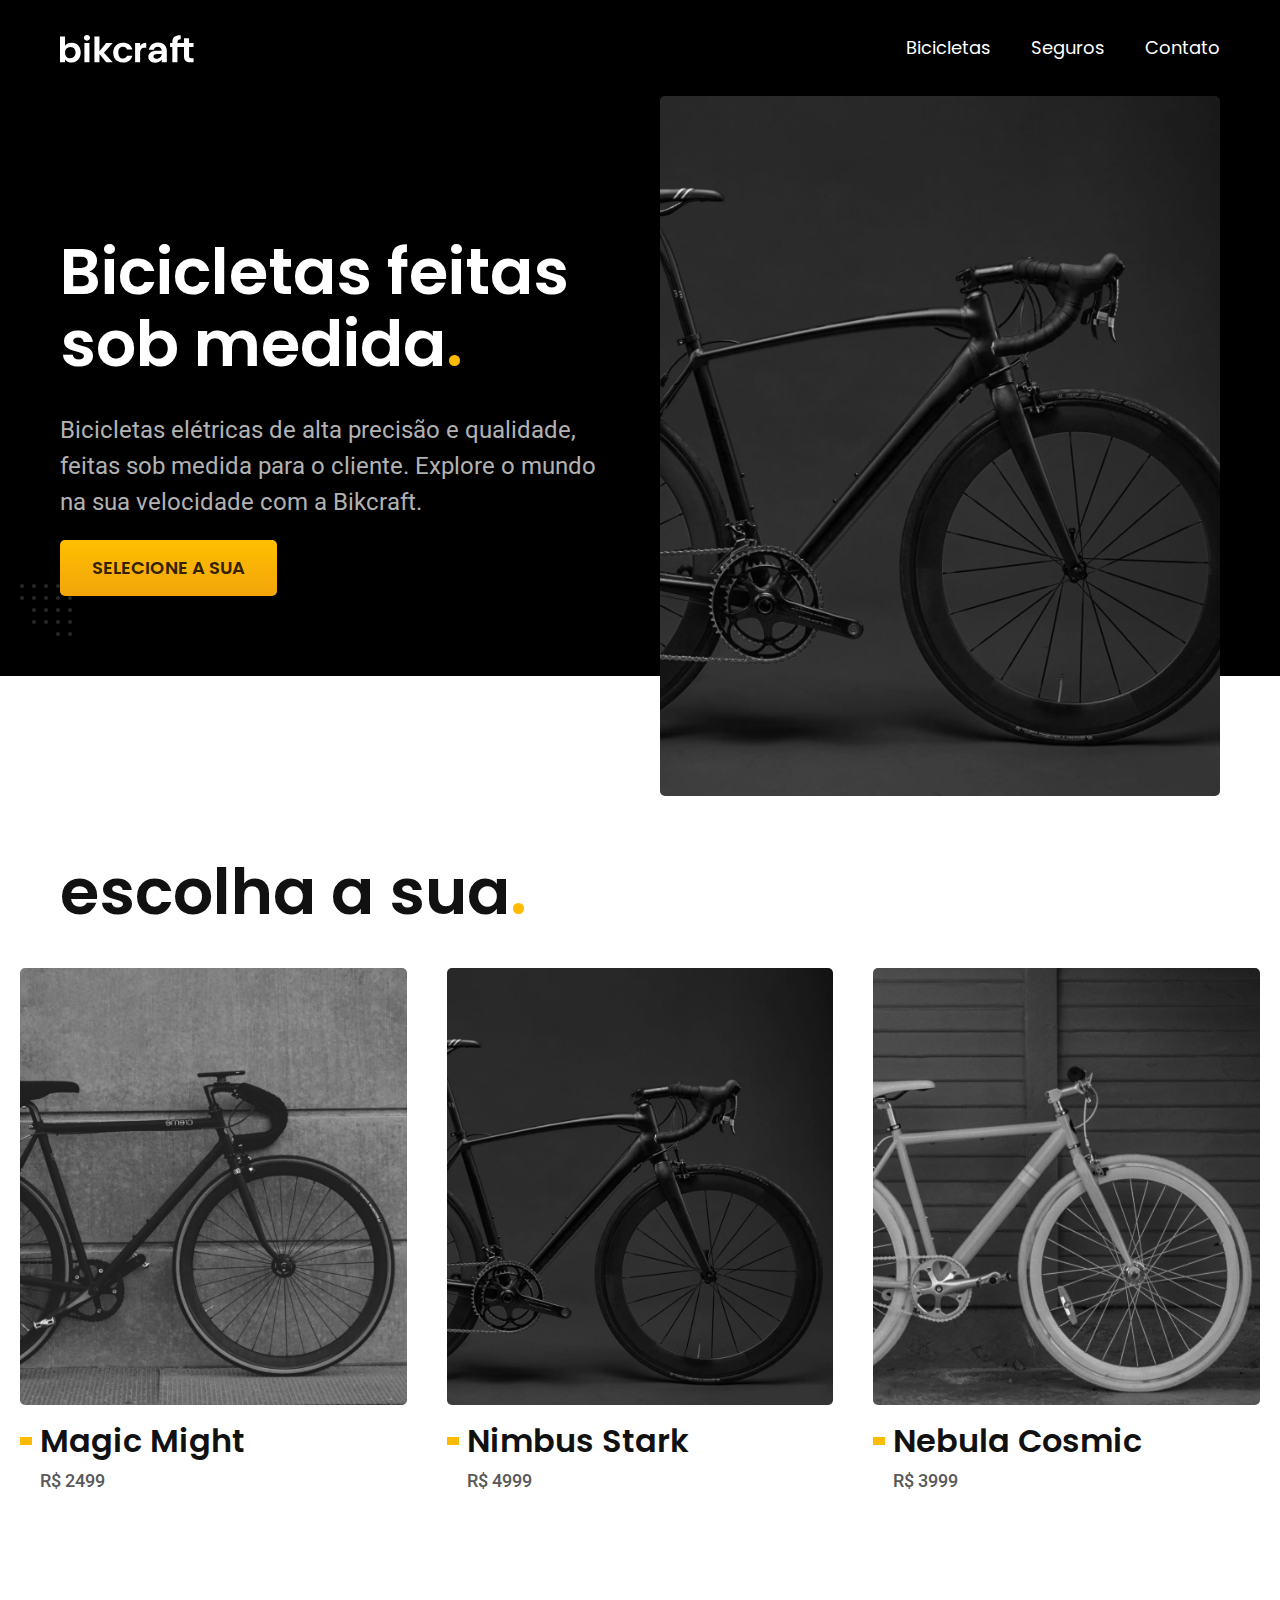
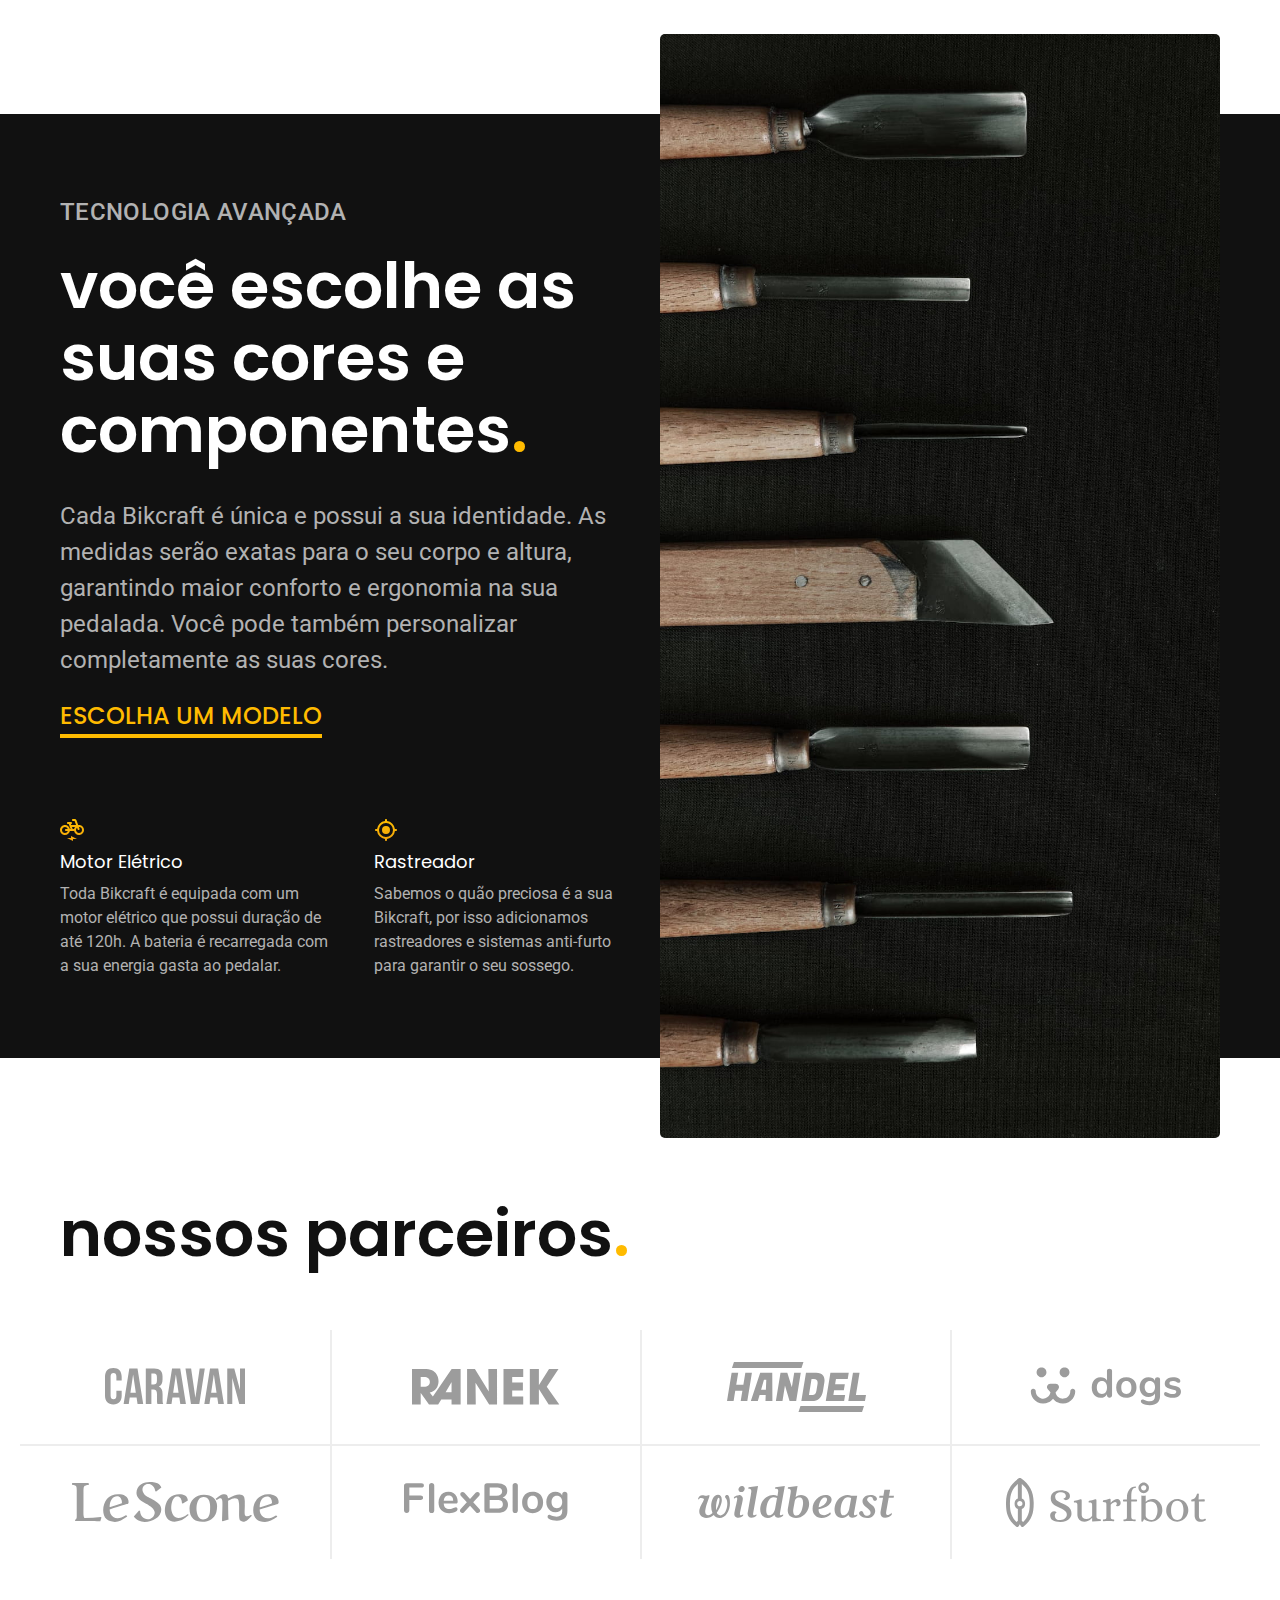
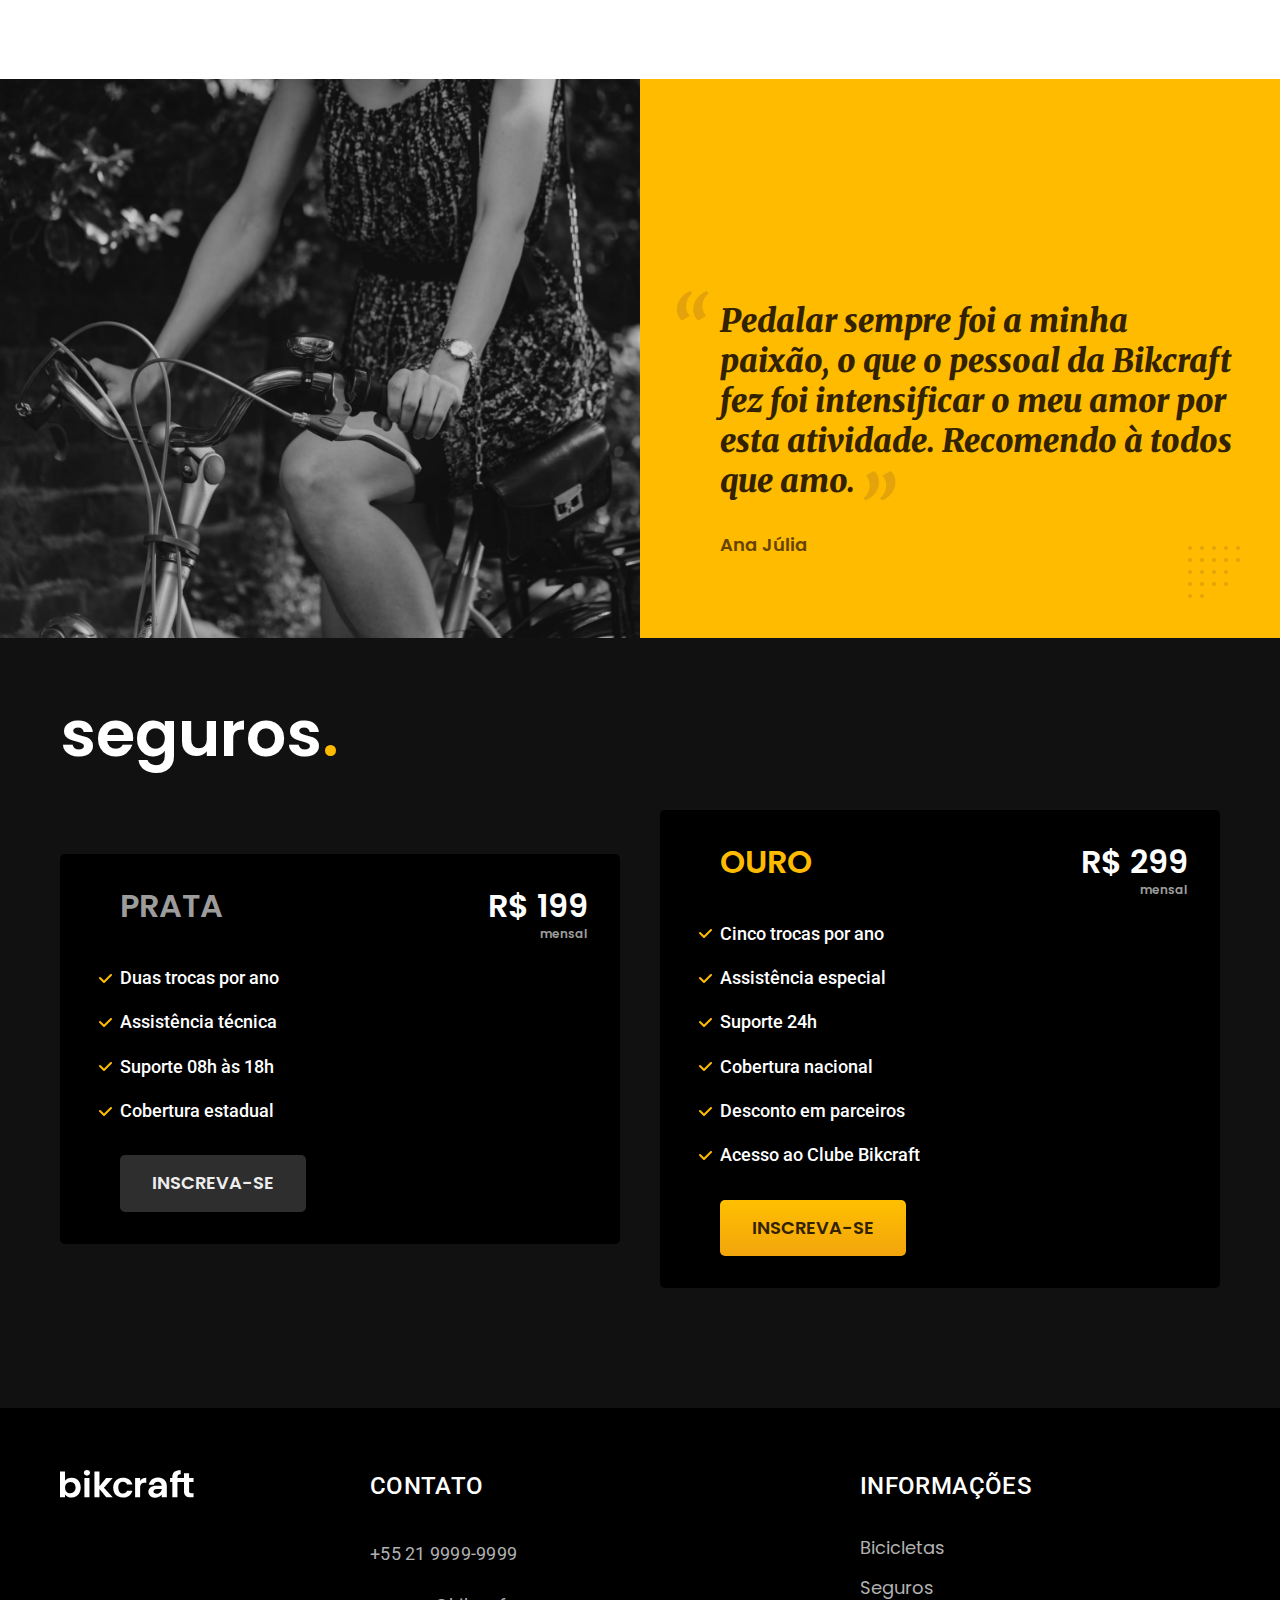
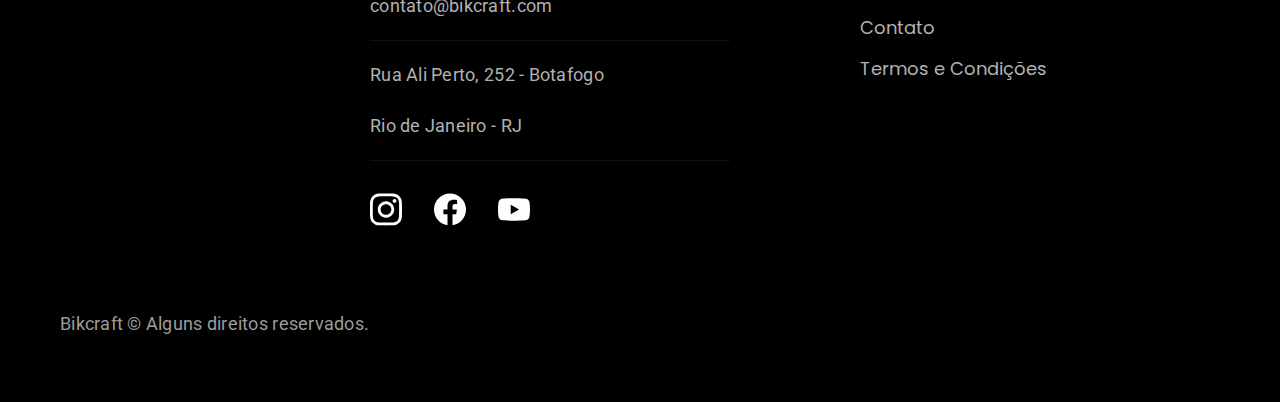
<file: index.html>
<!DOCTYPE html>
<html lang="pt-br">

<head>
  <meta charset="UTF-8">
  <meta name="viewport" content="width=device-width, initial-scale=1.0">
  <meta name="description" content="Bicicletas elétricas de alta precisão e qualidade, feitas sob medida para o cliente. Explore o mundo na sua velocidade com a Bikcraft.">
  <title>Bikcraft - Bicicletas Elétricas</title>
  <link rel="icon" href="favicon.svg" width="32" height="32" type="image+svg/xml">
  <link rel="preload" href="./css/style.min.css" as="style">
  <link rel="stylesheet" href="./css/style.min.css">

  <script>document.documentElement.classList.add('js');</script>

  <link rel="preconnect" href="https://fonts.googleapis.com">
  <link rel="preconnect" href="https://fonts.gstatic.com" crossorigin>
  <link href="https://fonts.googleapis.com/css2?family=Merriweather:ital,wght@1,900&family=Poppins:wght@400;600&family=Roboto:wght@400;500&display=swap" rel="stylesheet">
</head>

<body>
  <header class="header-bg">
    <div class="header container">
      <a href="./">
        <img src="./img/bikcraft.svg" width="136" height="31" alt="Bikcraft">
      </a> <!-- criando uma marca como um link -->

      <nav aria-label="primaria">
        <ul class="header-menu font-1-m cor-0">
          <li><a href="./bicicletas.html">Bicicletas</a></li>
          <li><a href="./seguros.html">Seguros</a></li>
          <li><a href="./contato.html">Contato</a></li>
        </ul>
      </nav>
    </div>
  </header>

  <main class="introducao-bg">
    <div class="introducao container">
      <div class="introducao-conteudo">
        <h1 class="font-1-xxl cor-0 fadeInLeft" data-anime="200">Bicicletas feitas sob medida<span class="cor-p1">.</span></h1>
        <p class="font-2-l cor-5 fadeInLeft" data-anime="400">Bicicletas elétricas de alta precisão e qualidade, feitas sob medida para o cliente. Explore o mundo na sua velocidade com a Bikcraft.</p>
        <a class="botao fadeInLeft" data-anime="400" href="./bicicletas.html">Selecione a sua</a>
      </div>
      <picture data-anime="800" class="fadeInLeft">
        <source media="(max-width: 800px)" srcset="./img/bicicletas/nimbus.webp">
        <img src="./img/fotos-gerais/introducao.jpg" width="1280" height="1600" alt="Bicicleta elétrica preta">
      </picture>
    </div>
  </main>

  <article class="bicicletas-lista">
    <h2 class=" container font-1-xxl">escolha a sua<span class="cor-p1">.</span></h2>
    <ul>
      <li>
        <a href="./bicicletas/magic.html">
          <picture>
            <source media="(max-width: 800px)" srcset="./img/bicicletas/magic-home.webp">
            <img src="./img/bicicletas/magic-home.jpg" width="920" height="1040" alt="Bicicleta preta">
          </picture>
          <h3 class="font-1-xl">Magic Might</h3>
          <span class="font-2-m cor-8">R$ 2499</span>
        </a>
      </li>

      <li>
        <a href="./bicicletas/nimbus.html">
          <picture>
            <source media="(max-width: 800px)" srcset="./img/bicicletas/nimbus-home.webp">
            <img src="./img/bicicletas/nimbus-home.jpg" width="920" height="1040" alt="Bicicleta preta">
          </picture>

          <h3 class="font-1-xl">Nimbus Stark</h3>
          <span class="font-2-m cor-8">R$ 4999</span>
        </a>
      </li>

      <li>
        <a href="./bicicletas/nebula.html">
          <picture>
            <source media="(max-width: 800px)" srcset="./img/bicicletas/nebula-home.webp">
            <img src="./img/bicicletas/nebula-home.jpg" width="920" height="1040" alt="Bicicleta preta">
          </picture>

          <h3 class="font-1-xl">Nebula Cosmic</h3>
          <span class="font-2-m cor-8">R$ 3999</span>
        </a>
      </li>
    </ul>
  </article>

  <article class="tecnologia-bg">
    <div class="tecnologia container">
      <div class="tecnologia-conteudo">
        <span class="font-2-l-b cor-5">Tecnologia Avançada</span>
        <h2 class="font-1-xxl cor-0">você escolhe as suas cores e componentes<span class="cor-p1">.</span></h2>
        <p class="font-2-l cor-5">Cada Bikcraft é única e possui a sua identidade. As medidas serão exatas para o seu corpo e altura, garantindo maior conforto e ergonomia na sua pedalada. Você pode também personalizar completamente as suas cores.</p>
        <a class="link" href="./bicicletas.html">Escolha um modelo</a>
        <div class="tecnologia-vantagens">
          <div>
            <img src="./img/icones/eletrica.svg" width="24" height="24" alt="">
            <h3 class="font-1-m cor-0">Motor Elétrico</h3>
            <p class="font-2-s cor-5">Toda Bikcraft é equipada com um motor elétrico que possui duração de até 120h. A bateria é recarregada com a sua energia gasta ao pedalar.</p>
          </div>

          <div>
            <img src="./img/icones/rastreador.svg" width="24" height="24" alt="">
            <h3 class="font-1-m cor-0">Rastreador</h3>
            <p class="font-2-s cor-5">Sabemos o quão preciosa é a sua Bikcraft, por isso adicionamos rastreadores e sistemas anti-furto para garantir o seu sossego.
            </p>
          </div>
        </div>

      </div>
      <picture class="tecnologia-imagem">
        <source media="(max-width: 800px)" srcset="./img/fotos-gerais/tecnologia.webp">
        <img src="./img/fotos-gerais/tecnologia.jpg" width="1200" height="1920" alt="">
      </picture>
    </div>
  </article>

  <section class="parceiros" aria-label="Nossos Parceiros">
    <h2 class=" container font-1-xxl">nossos parceiros<span class="cor-p1">.</span></h2>
    <ul>
      <li><img src="./img/parceiros/caravan.svg" width="140" height="38" alt="caravan"></li>
      <li><img src="./img/parceiros/ranek.svg" width="148" height="36" alt="ranek"></li>
      <li><img src="./img/parceiros/handel.svg" width="139" height="50" alt="handel"></li>
      <li><img src="./img/parceiros/dogs.svg" width="152" height="39" alt="dogs"></li>
      <li><img src="./img/parceiros/lescone.svg" width="208" height="41" alt="lescone"></li>
      <li><img src="./img/parceiros/flexblog.svg" width="164" height="38" alt="flexblog"></li>
      <li><img src="./img/parceiros/wildbeast.svg" width="196" height="34" alt="wildbeast"></li>
      <li><img src="./img/parceiros/surfbot.svg" width="200" height="49" alt="surfbot"></li>
    </ul>
  </section>

  <section class="depoimento" aria-label="Depoimento">
    <picture class="tecnologia-imagem">
      <source media="(max-width: 800px)" srcset="./img/fotos-gerais/depoimento.webp">
      <img src="./img/fotos-gerais/depoimento.jpg" width="1560" height="1362" alt="Pessoa pedalando uma bicicleta Bikcraft">
    </picture>

    <div class="depoimento-conteudo">
      <blockquote class="font-1-xl cor-p5">
        <p>Pedalar sempre foi a minha paixão, o que o pessoal da Bikcraft fez foi intensificar o meu amor por esta atividade. Recomendo à todos que amo.</p>
      </blockquote>
      <span class="font-1-m-b cor-p4">Ana Júlia</span>
    </div>
  </section>

  <article class="seguros-bg">
    <div class="seguros container">
      <h2 class="font-1-xxl cor-0">seguros<span class="cor-p1">.</span></h2>
      <div class="seguros-item">
        <h3 class="font-1-xl cor-6">PRATA</h3>
        <span class="font-1-xl cor-0">R$ 199 <span class="font-1-xs cor-6">mensal</span></span>
        <ul class="font-2-m cor-0">
          <li>Duas trocas por ano</li>
          <li>Assistência técnica</li>
          <li>Suporte 08h às 18h</li>
          <li>Cobertura estadual</li>
        </ul>
        <a class="botao secundario" href="./orcamento.html">Inscreva-se</a>
      </div>

      <div class="seguros-item">
        <h3 class="font-1-xl cor-p1">OURO</h3>
        <span class="font-1-xl cor-0">R$ 299 <span class="font-1-xs cor-6">mensal</span></span>
        <ul class="font-2-m cor-0">
          <li>Cinco trocas por ano</li>
          <li>Assistência especial</li>
          <li>Suporte 24h</li>
          <li>Cobertura nacional</li>
          <li>Desconto em parceiros</li>
          <li>Acesso ao Clube Bikcraft</li>
        </ul>
        <a class="botao" href="./orcamento.html">Inscreva-se</a>
      </div>
    </div>
  </article>

  <footer class="footer-bg">
    <div class="footer container">
      <img src="./img/bikcraft.svg" width="136" height="31" alt="Bikcraft">
      <div class="footer-contato">
        <h3 class="font-2-l-b cor-0">Contato</h3>
        <ul class="font-2-ss cor-5">
          <li><a href="tel:+552199999999">+55 21 9999-9999</a></li>
          <li><a href="mailto:contato@bikcraft.com">contato@bikcraft.com</a></li>
          <li>Rua Ali Perto, 252 - Botafogo</li>
          <li>Rio de Janeiro - RJ</li>
        </ul>

        <div class="footer-redes">
          <a href="./">
            <img src="./img/redes/instagram.svg" width="32" height="32" alt="instagram">
          </a>
          <a href="./">
            <img src="./img/redes/facebook.svg" width="32" height="32" alt="facebook">
          </a>
          <a href="./">
            <img src="./img/redes/youtube.svg" width="32" height="32" alt="youtube">
          </a>
        </div>
      </div>

      <div class="footer-informacoes">
        <h3 class="font-2-l-b cor-0">Informações</h3>
        <nav>
          <ul class="font-1-m cor-5">
            <li><a href="./bicicletas.html">Bicicletas</a></li>
            <li><a href="./seguros.html">Seguros</a></li>
            <li><a href="./contato.html">Contato</a></li>
            <li><a href="./termos.html">Termos e Condições</a></li>
          </ul>
        </nav>
      </div>
      <p class="footer-copy font-2-ss cor-6">Bikcraft © Alguns direitos reservados.</p>
    </div>
  </footer>

  <script src="./js/plugins/simple-anime.js"></script>
  <script src="./js/script.js"></script>

</body>

</html>
</file>
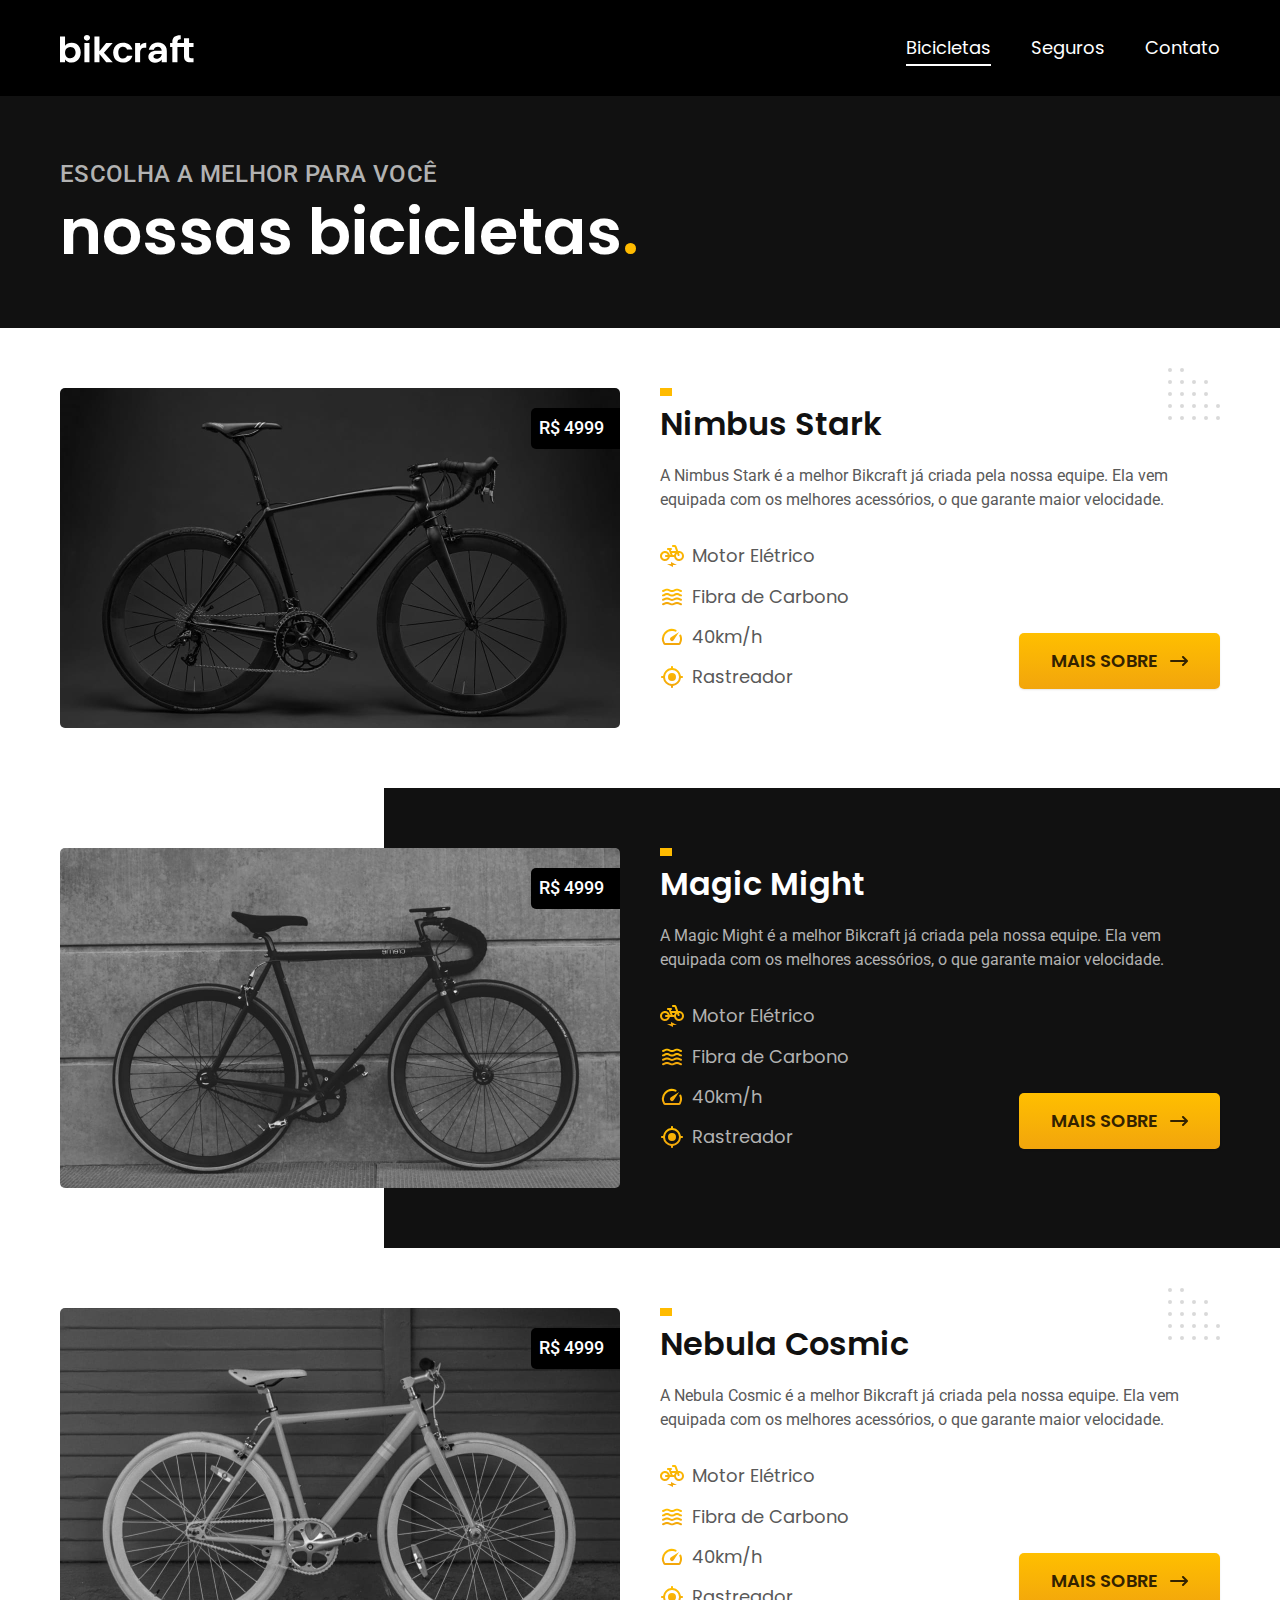
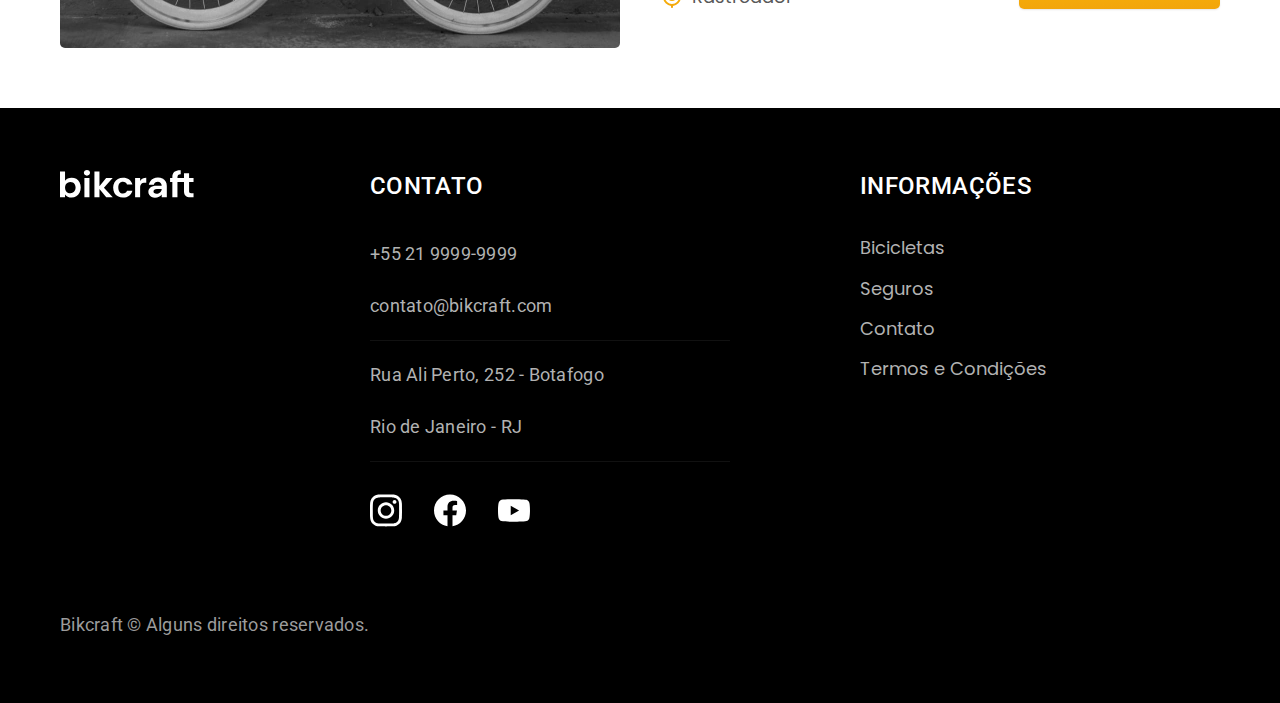
<file: bicicletas.html>
<!DOCTYPE html>
<html lang="pt-br">

<head>
  <meta charset="UTF-8">
  <meta name="viewport" content="width=device-width, initial-scale=1.0">
  <meta name="description" content="Bicicletas">
  <title>Bicicletas | Bikcraft</title>
  <link rel="icon" href="favicon.svg" width="32" height="32" type="image+svg/xml">
  <link rel="preload" href="./css/style.min.css" as="style">
  <link rel="stylesheet" href="./css/style.min.css">

  <script>document.documentElement.classList.add('js');</script>

  <link rel="preconnect" href="https://fonts.googleapis.com">
  <link rel="preconnect" href="https://fonts.gstatic.com" crossorigin>
  <link href="https://fonts.googleapis.com/css2?family=Merriweather:ital,wght@1,900&family=Poppins:wght@400;600&family=Roboto:wght@400;500&display=swap" rel="stylesheet">
  <link rel="preconnect" href="https://fonts.googleapis.com">
  <link rel="preconnect" href="https://fonts.gstatic.com" crossorigin>
  <link href="https://fonts.googleapis.com/css2?family=Merriweather:ital,wght@1,900&family=Poppins:wght@400;600&family=Roboto:wght@400;500&display=swap" rel="stylesheet">
  <script>document.documentElement.classList.add('js')</script>
</head>

<body id="bicicletas">
  <header class="header-bg">
    <div class="header container">
      <a href="./">
        <img src="./img/bikcraft.svg" width="136" height="31" alt="Bikcraft">
      </a> <!-- criando uma marca como um link -->

      <nav aria-label="primaria">
        <ul class="header-menu font-1-m cor-0">
          <li><a href="./bicicletas.html">Bicicletas</a></li>
          <li><a href="./seguros.html">Seguros</a></li>
          <li><a href="./contato.html">Contato</a></li>
        </ul>
      </nav>
    </div>
  </header>

  <main>
    <div class="titulo-bg">
      <div class="titulo container">
        <p class="font-2-l-b cor-5">escolha a melhor para você</p>
        <h1 class="font-1-xxl cor-0">nossas bicicletas<span class="cor-p1">.</span></h1>
      </div>
    </div>

    <div class="bicicletas container">
      <div class="bicicletas-imagem">
        <img src="./img/bicicletas/nimbus.jpg" width="1120" height="680" alt="Bicicleta preta">
        <span class="font-2-m cor-0">R$ 4999</span>
      </div>

      <div class="bicicletas-conteudo">
        <h2 class="font-1-xl">Nimbus Stark</h2>
        <p class="font-2-s cor-8">A Nimbus Stark é a melhor Bikcraft já criada pela nossa equipe. Ela vem equipada com os melhores acessórios, o que garante maior velocidade.
        </p>
        <ul class="font-1-m cor-8">
          <li><img src="./img/icones/eletrica.svg" width="24" height="24" alt="">Motor Elétrico</li>
          <li><img src="./img/icones/carbono.svg" width="24" height="24" alt="">Fibra de Carbono</li>
          <li><img src="./img/icones/velocidade.svg" width="24" height="24" alt="">40km/h</li>
          <li><img src="./img/icones/rastreador.svg" width="24" height="24" alt="">Rastreador</li>
        </ul>
        <a class="botao seta" href="./bicicletas/nimbus.html">Mais Sobre</a>
      </div>
    </div>

    <div class="bicicletas-bg">
      <div class="bicicletas container">
        <div class="bicicletas-imagem">
          <img src="./img/bicicletas/magic.jpg" width="1120" height="680" alt="Bicicleta preta">
          <span class="font-2-m cor-0">R$ 4999</span>
        </div>

        <div class="bicicletas-conteudo">
          <h2 class="font-1-xl cor-0">Magic Might</h2>
          <p class="font-2-s cor-5">A Magic Might é a melhor Bikcraft já criada pela nossa equipe. Ela vem equipada com os melhores acessórios, o que garante maior velocidade.
          </p>
          <ul class="font-1-m cor-5">
            <li><img src="./img/icones/eletrica.svg" width="24" height="24" alt="">Motor Elétrico</li>
            <li><img src="./img/icones/carbono.svg" width="24" height="24" alt="">Fibra de Carbono</li>
            <li><img src="./img/icones/velocidade.svg" width="24" height="24" alt="">40km/h</li>
            <li><img src="./img/icones/rastreador.svg" width="24" height="24" alt="">Rastreador</li>
          </ul>
          <a class="botao seta" href="./bicicletas/magic.html">Mais Sobre</a>
        </div>
      </div>
    </div>

    <div class="bicicletas container">
      <div class="bicicletas-imagem">
        <img src="./img/bicicletas/nebula.jpg" width="1120" height="680" alt="Bicicleta preta">
        <span class="font-2-m cor-0">R$ 4999</span>
      </div>

      <div class="bicicletas-conteudo">
        <h2 class="font-1-xl">Nebula Cosmic</h2>
        <p class="font-2-s cor-8">A Nebula Cosmic é a melhor Bikcraft já criada pela nossa equipe. Ela vem equipada com os melhores acessórios, o que garante maior velocidade.
        </p>
        <ul class="font-1-m cor-8">
          <li><img src="./img/icones/eletrica.svg" width="24" height="24" alt="">Motor Elétrico</li>
          <li><img src="./img/icones/carbono.svg" width="24" height="24" alt="">Fibra de Carbono</li>
          <li><img src="./img/icones/velocidade.svg" width="24" height="24" alt="">40km/h</li>
          <li><img src="./img/icones/rastreador.svg" width="24" height="24" alt="">Rastreador</li>
        </ul>
        <a class="botao seta" href="./bicicletas/nebula.html">Mais Sobre</a>
      </div>
    </div>
  </main>

  <footer class="footer-bg">
    <div class="footer container">
      <img src="./img/bikcraft.svg" width="136" height="31" alt="Bikcraft">
      <div class="footer-contato">
        <h3 class="font-2-l-b cor-0">Contato</h3>
        <ul class="font-2-ss cor-5">
          <li><a href="tel:+552199999999">+55 21 9999-9999</a></li>
          <li><a href="mailto:contato@bikcraft.com">contato@bikcraft.com</a></li>
          <li>Rua Ali Perto, 252 - Botafogo</li>
          <li>Rio de Janeiro - RJ</li>
        </ul>

        <div class="footer-redes">
          <a href="./">
            <img src="./img/redes/instagram.svg" width="32" height="32" alt="instagram">
          </a>
          <a href="./">
            <img src="./img/redes/facebook.svg" width="32" height="32" alt="facebook">
          </a>
          <a href="./">
            <img src="./img/redes/youtube.svg" width="32" height="32" alt="youtube">
          </a>
        </div>
      </div>

      <div class="footer-informacoes">
        <h3 class="font-2-l-b cor-0">Informações</h3>
        <nav>
          <ul class="font-1-m cor-5">
            <li><a href="./bicicletas.html">Bicicletas</a></li>
            <li><a href="./seguros.html">Seguros</a></li>
            <li><a href="./contato.html">Contato</a></li>
            <li><a href="./termos.html">Termos e Condições</a></li>
          </ul>
        </nav>
      </div>
      <p class="footer-copy font-2-ss cor-6">Bikcraft © Alguns direitos reservados.</p>
    </div>
  </footer>

  <script src="./js/script.js"></script>

</body>

</html>
</file>
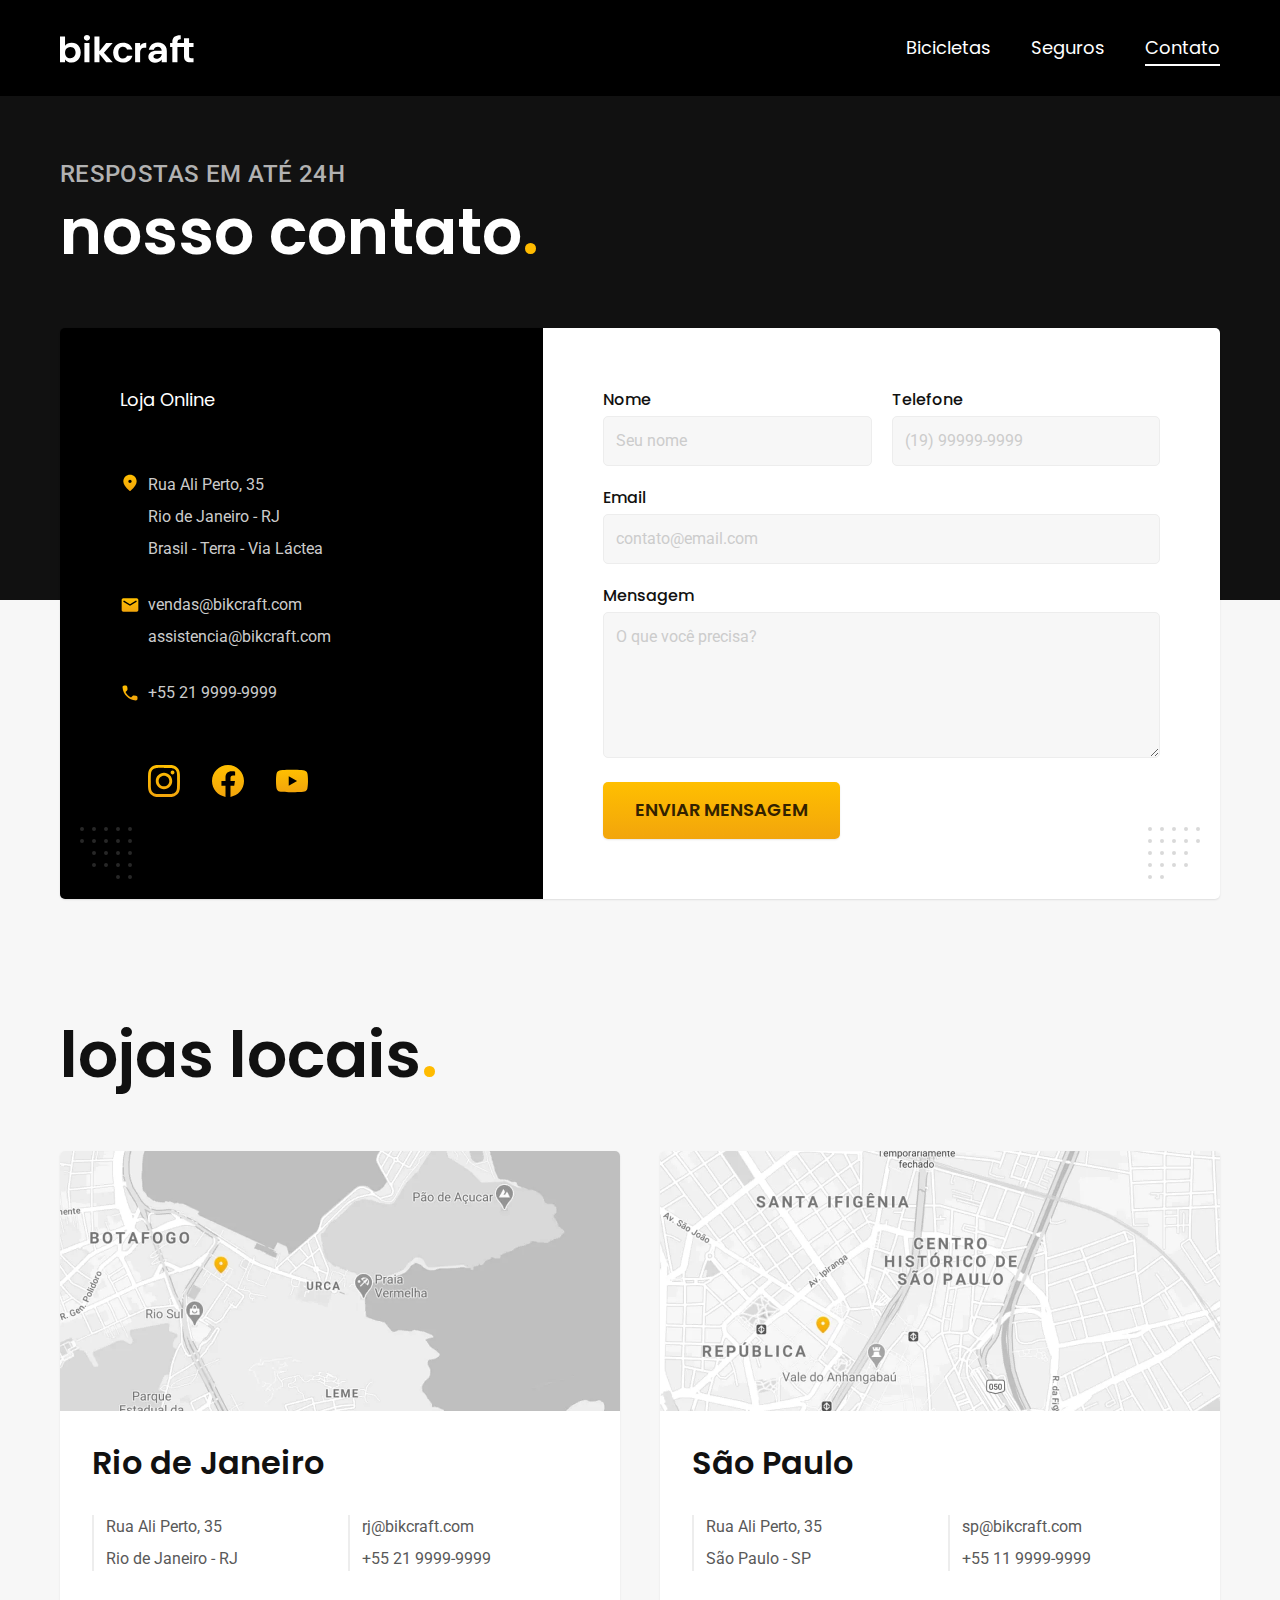
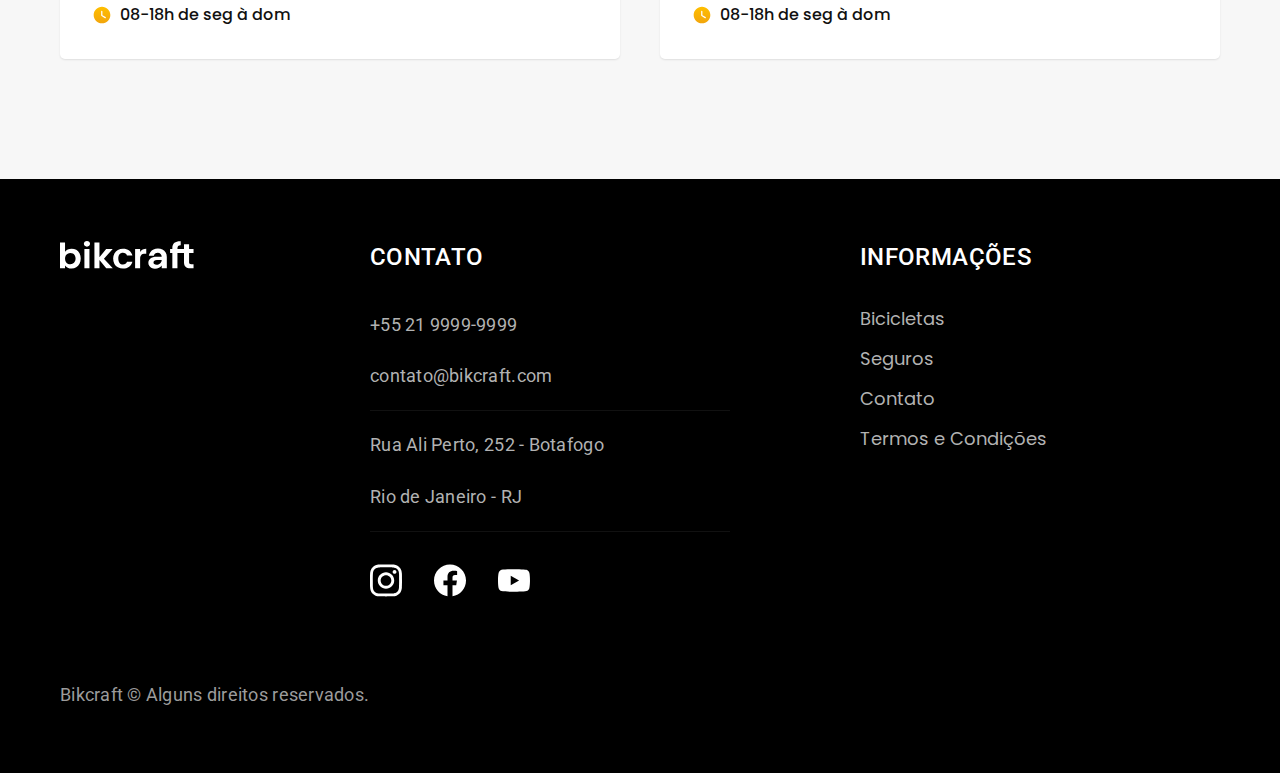
<file: contato.html>
<!DOCTYPE html>
<html lang="pt-br">

<head>
  <meta charset="UTF-8">
  <meta name="viewport" content="width=device-width, initial-scale=1.0">
  <meta name="description" content="Contato">
  <title>Contato | Bikcraft</title>
  <link rel="icon" href="favicon.svg" width="32" height="32" type="image+svg/xml">
  <link rel="preload" href="./css/style.min.css" as="style">
  <link rel="stylesheet" href="./css/style.min.css">

  <script>document.documentElement.classList.add('js');</script>

  <link rel="preconnect" href="https://fonts.googleapis.com">
  <link rel="preconnect" href="https://fonts.gstatic.com" crossorigin>
  <link href="https://fonts.googleapis.com/css2?family=Merriweather:ital,wght@1,900&family=Poppins:wght@400;600&family=Roboto:wght@400;500&display=swap" rel="stylesheet">
  <link rel="preconnect" href="https://fonts.googleapis.com">
  <link rel="preconnect" href="https://fonts.gstatic.com" crossorigin>
  <link href="https://fonts.googleapis.com/css2?family=Merriweather:ital,wght@1,900&family=Poppins:wght@400;600&family=Roboto:wght@400;500&display=swap" rel="stylesheet">
  <script>document.documentElement.classList.add('js')</script>
</head>

<body id="contato">
  <header class="header-bg">
    <div class="header container">
      <a href="./">
        <img src="./img/bikcraft.svg" width="136" height="31" alt="Bikcraft">
      </a> <!-- criando uma marca como um link -->

      <nav aria-label="primaria">
        <ul class="header-menu font-1-m cor-0">
          <li><a href="./bicicletas.html">Bicicletas</a></li>
          <li><a href="./seguros.html">Seguros</a></li>
          <li><a href="./contato.html">Contato</a></li>
        </ul>
      </nav>
    </div>
  </header>

  <main>
    <div class="titulo-bg">
      <div class="titulo container">
        <p class="font-2-l-b cor-5">Respostas em até 24h</p>
        <h1 class="font-1-xxl cor-0">nosso contato<span class="cor-p1">.</span></h1>
      </div>
    </div>

    <div class="contato container">
      <section class="contato-dados" aria-label="Endereço">
        <h2 class="font-1-m cor-0">Loja Online</h2>
        <div class="contato-endereco font-2-s cor-4">
          <p>Rua Ali Perto, 35</p>
          <p>Rio de Janeiro - RJ</p>
          <p>Brasil - Terra - Via Láctea</p>
        </div>

        <address class="contato-meios font-2-s cor-4">
          <a href="mailto:vendas@bikcraft.com">vendas@bikcraft.com</a>
          <a href="mailto:assistencia@bikcraft.com">assistencia@bikcraft.com</a>
          <a href="tel:+552199999999">+55 21 9999-9999</a>
        </address>

        <div class="contato-redes">
          <a href="./">
            <img src="./img/redes/instagram1.svg" width="32" height="32" alt="instagram">
          </a>
          <a href="./">
            <img src="./img/redes/facebook1.svg" width="32" height="32" alt="facebook">
          </a>
          <a href="./">
            <img src="./img/redes/youtube1.svg" width="32" height="32" alt="youtube">
          </a>
        </div>
      </section>

      <section class="contato-formulario" aria-label="Formulário">
        <form class="form" action="./contato.html">
          <div>
            <label for="nome">Nome</label>
            <input type="text" id="nome" name="nome" placeholder="Seu nome">
          </div>

          <div>
            <label for="telefone">Telefone</label>
            <input type="text" id="telefone" name="telefone" placeholder="(19) 99999-9999">
          </div>

          <div class="col-2">
            <label for="email">Email</label>
            <input type="email" id="email" name="email" placeholder="contato@email.com">
          </div>

          <div class="col-2">
            <label for="mensagem">Mensagem</label>
            <textarea rows="5" id="mensagem" name="mensagem" placeholder="O que você precisa?"></textarea>
          </div>

          <button class="botao col-2">Enviar Mensagem</button>
        </form>
      </section>
    </div>
  </main>

  <article class="lojas container">
    <h2 class="font-1-xxl">lojas locais<span class="cor-p1">.</span></h2>
    <div class="lojas-item">
      <img src="./img/lojas/rj.webp" width="1120" height="520" alt="mapa marcando o endereço em Rua Ali Perto, 35 - Rio de Janeiro - RJ">
      <div class="lojas-conteudo">
        <h3 class="font-1-xl">Rio de Janeiro</h3>
        <div class="lojas-dados font-2-s cor-8">
          <p>Rua Ali Perto, 35</p>
          <p>Rio de Janeiro - RJ</p>
        </div>
        <div class="lojas-dados font-2-s cor-8">
          <a href="rj@bikcraft.com">rj@bikcraft.com</a>
          <a href="tel:+552199999999">+55 21 9999-9999</a>
        </div>
        <p class="lojas-tempo font-1-s"><img src="./img/icones/horario.svg" width="20" height="20" alt=""> 08-18h de seg à dom</p>
      </div>
    </div>

    <div class="lojas-item">
      <img src="./img/lojas/sp.webp" width="1120" height="520" alt="mapa marcando o endereço em Rua Ali Perto, 35 - São Paulo - SP">
      <div class="lojas-conteudo">
        <h3 class="font-1-xl">São Paulo</h3>
        <div class="lojas-dados font-2-s cor-8">
          <p>Rua Ali Perto, 35</p>
          <p>São Paulo - SP</p>
        </div>
        <div class="lojas-dados font-2-s cor-8">
          <a href="sp@bikcraft.com">sp@bikcraft.com</a>
          <a href="tel:+551199999999">+55 11 9999-9999</a>
        </div>
        <p class="lojas-tempo font-1-s"><img src="./img/icones/horario.svg" width="20" height="20" alt=""> 08-18h de seg à dom</p>
      </div>
    </div>
  </article>

  <footer class="footer-bg">
    <div class="footer container">
      <img src="./img/bikcraft.svg" width="136" height="31" alt="Bikcraft">
      <div class="footer-contato">
        <h3 class="font-2-l-b cor-0">Contato</h3>
        <ul class="font-2-ss cor-5">
          <li><a href="tel:+552199999999">+55 21 9999-9999</a></li>
          <li><a href="mailto:contato@bikcraft.com">contato@bikcraft.com</a></li>
          <li>Rua Ali Perto, 252 - Botafogo</li>
          <li>Rio de Janeiro - RJ</li>
        </ul>

        <div class="footer-redes">
          <a href="./">
            <img src="./img/redes/instagram.svg" width="32" height="32" alt="instagram">
          </a>
          <a href="./">
            <img src="./img/redes/facebook.svg" width="32" height="32" alt="facebook">
          </a>
          <a href="./">
            <img src="./img/redes/youtube.svg" width="32" height="32" alt="youtube">
          </a>
        </div>
      </div>

      <div class="footer-informacoes">
        <h3 class="font-2-l-b cor-0">Informações</h3>
        <nav>
          <ul class="font-1-m cor-5">
            <li><a href="./bicicletas.html">Bicicletas</a></li>
            <li><a href="./seguros.html">Seguros</a></li>
            <li><a href="./contato.html">Contato</a></li>
            <li><a href="./termos.html">Termos e Condições</a></li>
          </ul>
        </nav>
      </div>
      <p class="footer-copy font-2-ss cor-6">Bikcraft © Alguns direitos reservados.</p>
    </div>
  </footer>

  <script src="./js/script.js"></script>

</body>

</html>
</file>
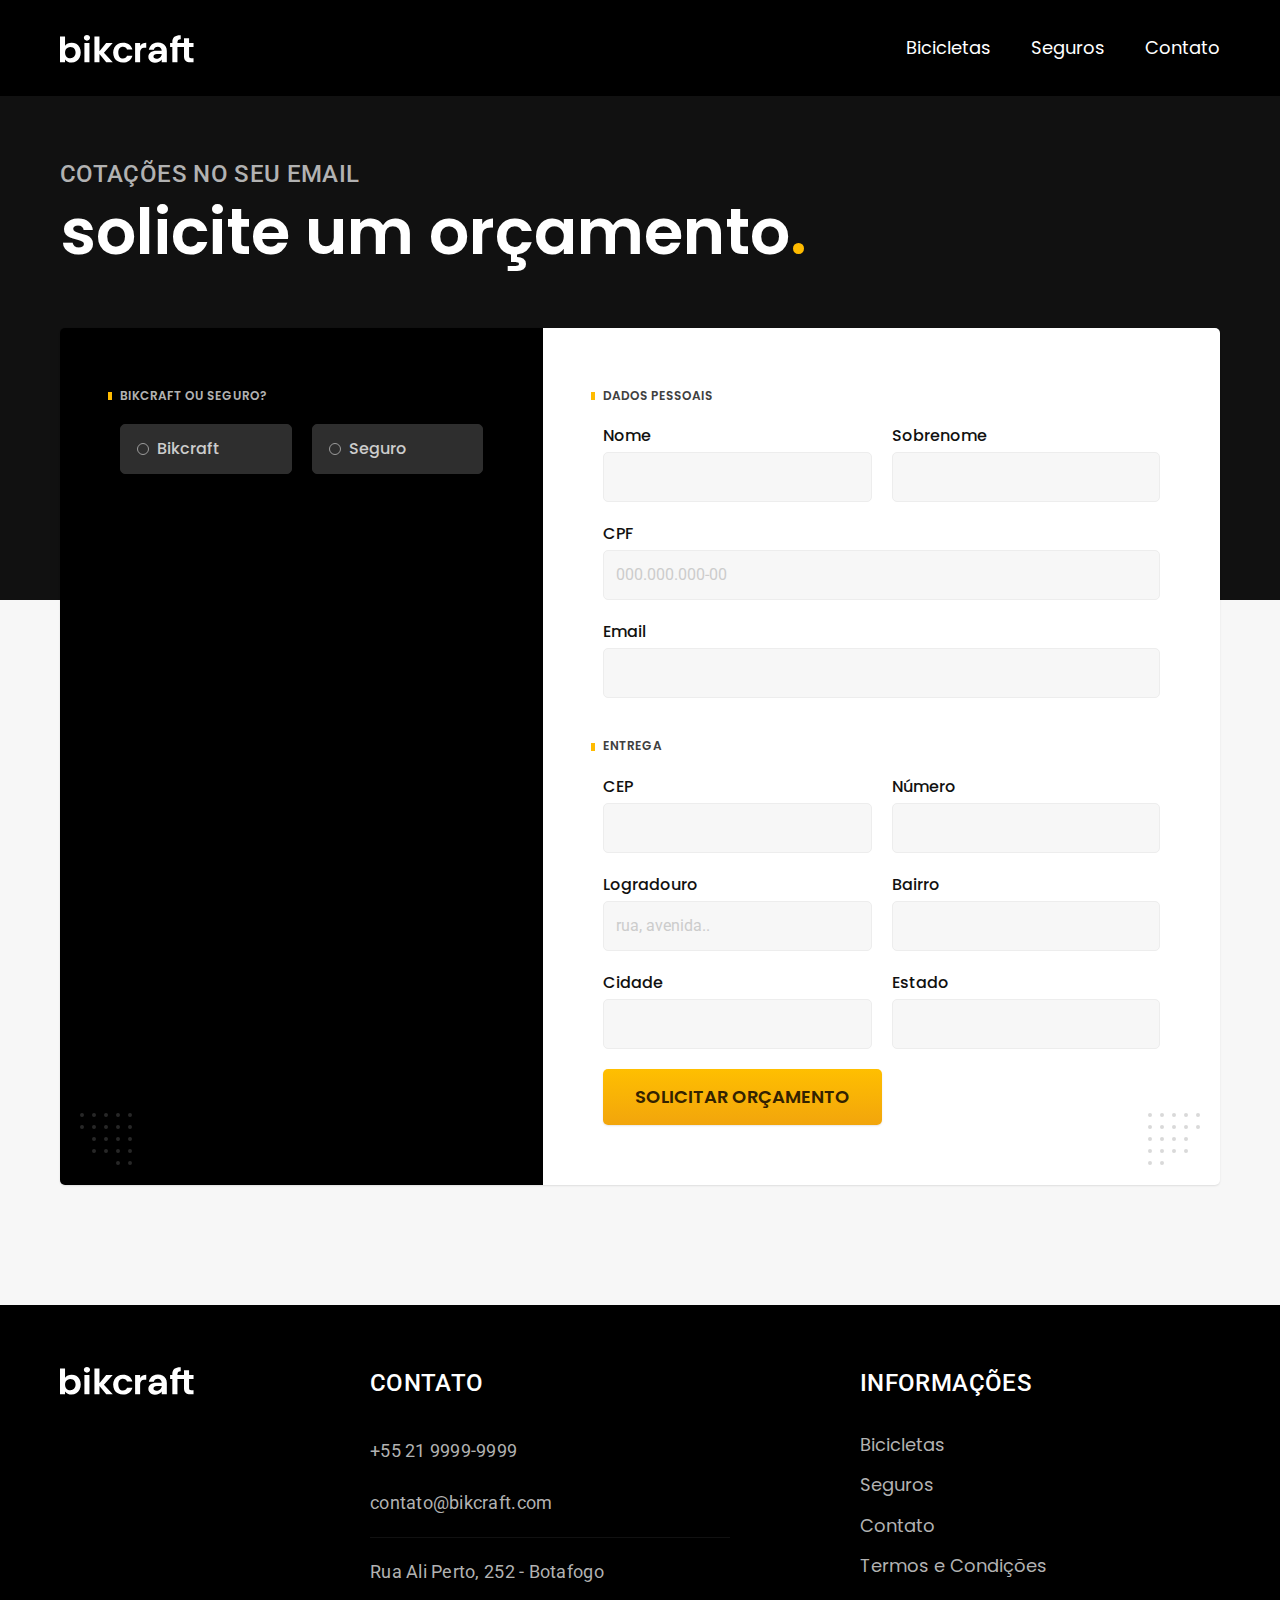
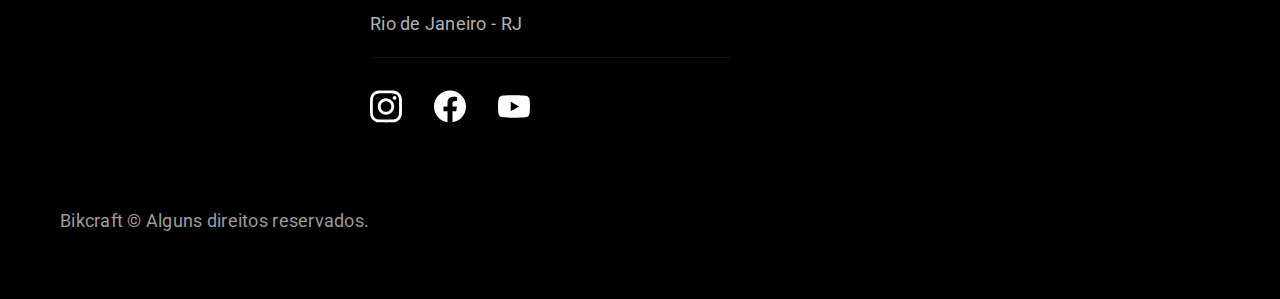
<file: orcamento.html>
<!DOCTYPE html>
<html lang="pt-br">

<head>
  <meta charset="UTF-8">
  <meta name="viewport" content="width=device-width, initial-scale=1.0">
  <meta name="description" content="Orçamento">
  <title>Orçamento | Bikcraft</title>
  <link rel="icon" href="favicon.svg" width="32" height="32" type="image+svg/xml">
  <link rel="preload" href="./css/style.min.css" as="style">
  <link rel="stylesheet" href="./css/style.min.css">

  <script>document.documentElement.classList.add('js');</script>

  <link rel="preconnect" href="https://fonts.googleapis.com">
  <link rel="preconnect" href="https://fonts.gstatic.com" crossorigin>
  <link href="https://fonts.googleapis.com/css2?family=Merriweather:ital,wght@1,900&family=Poppins:wght@400;600&family=Roboto:wght@400;500&display=swap" rel="stylesheet">
  <link rel="preconnect" href="https://fonts.googleapis.com">
  <link rel="preconnect" href="https://fonts.gstatic.com" crossorigin>
  <link href="https://fonts.googleapis.com/css2?family=Merriweather:ital,wght@1,900&family=Poppins:wght@400;600&family=Roboto:wght@400;500&display=swap" rel="stylesheet">
  <script>document.documentElement.classList.add('js')</script>
</head>

<body id="orcamento">
  <header class="header-bg">
    <div class="header container">
      <a href="./">
        <img src="./img/bikcraft.svg" width="136" height="31" alt="Bikcraft">
      </a>

      <nav aria-label="primaria">
        <ul class="header-menu font-1-m cor-0">
          <li><a href="./bicicletas.html">Bicicletas</a></li>
          <li><a href="./seguros.html">Seguros</a></li>
          <li><a href="./contato.html">Contato</a></li>
        </ul>
      </nav>
    </div>
  </header>

  <main>
    <div class="titulo-bg">
      <div class="titulo container">
        <p class="font-2-l-b cor-5">cotações no seu email</p>
        <h1 class="font-1-xxl cor-0">solicite um orçamento<span class="cor-p1">.</span></h1>
      </div>
    </div>

    <form class="orcamento container" action="./orcamento.html">
      <div class="orcamento-produto">
        <h2 class="font-1-xs cor-5">Bikcraft ou Seguro?</h2>

        <input type="radio" name="tipo" value="bikcraft" id="bikcraft">
        <label for="bikcraft">Bikcraft</label>

        <input type="radio" name="tipo" value="seguro" id="seguro">
        <label for="seguro">Seguro</label>

        <div class="orcamento-conteudo" id="orcamento-bikcraft">
          <h2 class="font-1-xs cor-5">Escolha a sua</h2>

          <input type="radio" name="produto" value="nimbus" id="nimbus">
          <label for="nimbus">Nimbus Stark <span>R$ 4999</span></label>
          <div class="orcamento-detalhes">
            <ul class="font-1-xs cor-8">
              <li><img src="./img/icones/eletrica.svg" width="24" height="24" alt="">Motor Elétrico</li>
              <li><img src="./img/icones/carbono.svg" width="24" height="24" alt="">Fibra de Carbono</li>
              <li><img src="./img/icones/velocidade.svg" alt="">50 km/h</li>
              <li><img src="./img/icones/rastreador.svg" width="24" height="24" alt="">Rastreador</li>
            </ul>
            <img src="./img/bicicletas/nimbus.jpg" width="1120" height="680" alt="Bicicleta preta">
          </div>

          <input type="radio" name="produto" value="magic" id="magic">
          <label for="magic">Magic Might <span>R$ 2499</span></label>
          <div class="orcamento-detalhes">
            <ul class="font-1-xs cor-8">
              <li><img src="./img/icones/eletrica.svg" width="24" height="24" alt="">Motor Elétrico</li>
              <li><img src="./img/icones/carbono.svg" width="24" height="24" alt="">Fibra de Carbono</li>
              <li><img src="./img/icones/velocidade.svg" alt="">45 km/h</li>
              <li><img src="./img/icones/rastreador.svg" width="24" height="24" alt="">Rastreador</li>
            </ul>
            <img src="./img/bicicletas/magic.jpg" width="1120" height="680" alt="Bicicleta preta">
          </div>
          <input type="radio" name="produto" value="nebula" id="nebula">
          <label for="nebula">Nebula Cosmic <span>R$ 3999</span></label>
          <div class="orcamento-detalhes">
            <ul class="font-1-xs cor-8">
              <li><img src="./img/icones/eletrica.svg" width="24" height="24" alt="">Motor Elétrico</li>
              <li><img src="./img/icones/carbono.svg" width="24" height="24" alt="">Fibra de Carbono</li>
              <li><img src="./img/icones/velocidade.svg" width="24" height="24" alt="">40 km/h</li>
              <li><img src="./img/icones/rastreador.svg" width="24" height="24" alt="">Rastreador</li>
            </ul>
            <img src="./img/bicicletas/nebula.jpg" width="1120" height="680" alt="Bicicleta preta">
          </div>
        </div>

        <div class="orcamento-conteudo" id="orcamento-seguro">
          <h2 class="font-1-xs cor-5">Escolha o plano</h2>

          <input type="radio" name="produto" value="prata" id="prata">
          <label for="prata">Prata <span>R$ 199</span></label>

          <input type="radio" name="produto" value="ouro" id="ouro">
          <label for="ouro">Ouro <span>R$ 299</span></label>
        </div>
      </div>

      <div class="orcamento-dados form">
        <h2 class="font-1-xs cor-9 col-2">dados pessoais</h2>
        <div>
          <label for="nome">Nome</label>
          <input type="text" id="nome" name="nome">
        </div>

        <div>
          <label for="sobrenome">Sobrenome</label>
          <input type="text" id="sobrenome" name="sobrenome">
        </div>

        <div class="col-2">
          <label for="cpf">CPF</label>
          <input type="text" id="cpf" name="cpf" placeholder="000.000.000-00">
        </div>

        <div class="col-2">
          <label for="email">Email</label>
          <input type="email" id="email" name="email">
        </div>

        <h2 class="font-1-xs cor-9 col-2">Entrega</h2>
        <div>
          <label for="cep">CEP</label>
          <input type="text" id="cep" name="cep">
        </div>

        <div>
          <label for="numero">Número</label>
          <input type="text" id="numero" name="numero">
        </div>

        <div>
          <label for="logradouro">Logradouro</label>
          <input type="text" id="logradouro" name="logradouro" placeholder="rua, avenida..">
        </div>

        <div>
          <label for="bairro">Bairro</label>
          <input type="text" id="bairro" name="bairro">
        </div>

        <div>
          <label for="cidade">Cidade</label>
          <input type="text" id="cidade" name="cidade">
        </div>

        <div>
          <label for="estado">Estado</label>
          <input type="text" id="estado" name="estado">
        </div>

        <button class="botao col-2">Solicitar Orçamento</button>
      </div>
    </form>
  </main>

  <footer class="footer-bg">
    <div class="footer container">
      <img src="./img/bikcraft.svg" width="136" height="31" alt="Bikcraft">
      <div class="footer-contato">
        <h3 class="font-2-l-b cor-0">Contato</h3>
        <ul class="font-2-ss cor-5">
          <li><a href="tel:+552199999999">+55 21 9999-9999</a></li>
          <li><a href="mailto:contato@bikcraft.com">contato@bikcraft.com</a></li>
          <li>Rua Ali Perto, 252 - Botafogo</li>
          <li>Rio de Janeiro - RJ</li>
        </ul>

        <div class="footer-redes">
          <a href="./">
            <img src="./img/redes/instagram.svg" width="32" height="32" alt="instagram">
          </a>
          <a href="./">
            <img src="./img/redes/facebook.svg" width="32" height="32" alt="facebook">
          </a>
          <a href="./">
            <img src="./img/redes/youtube.svg" width="32" height="32" alt="youtube">
          </a>
        </div>
      </div>

      <div class="footer-informacoes">
        <h3 class="font-2-l-b cor-0">Informações</h3>
        <nav>
          <ul class="font-1-m cor-5">
            <li><a href="./bicicletas.html">Bicicletas</a></li>
            <li><a href="./seguros.html">Seguros</a></li>
            <li><a href="./contato.html">Contato</a></li>
            <li><a href="./termos.html">Termos e Condições</a></li>
          </ul>
        </nav>
      </div>
      <p class="footer-copy font-2-ss cor-6">Bikcraft © Alguns direitos reservados.</p>
    </div>
  </footer>

  <script src="./js/script.js"></script>

</body>

</html>
</file>
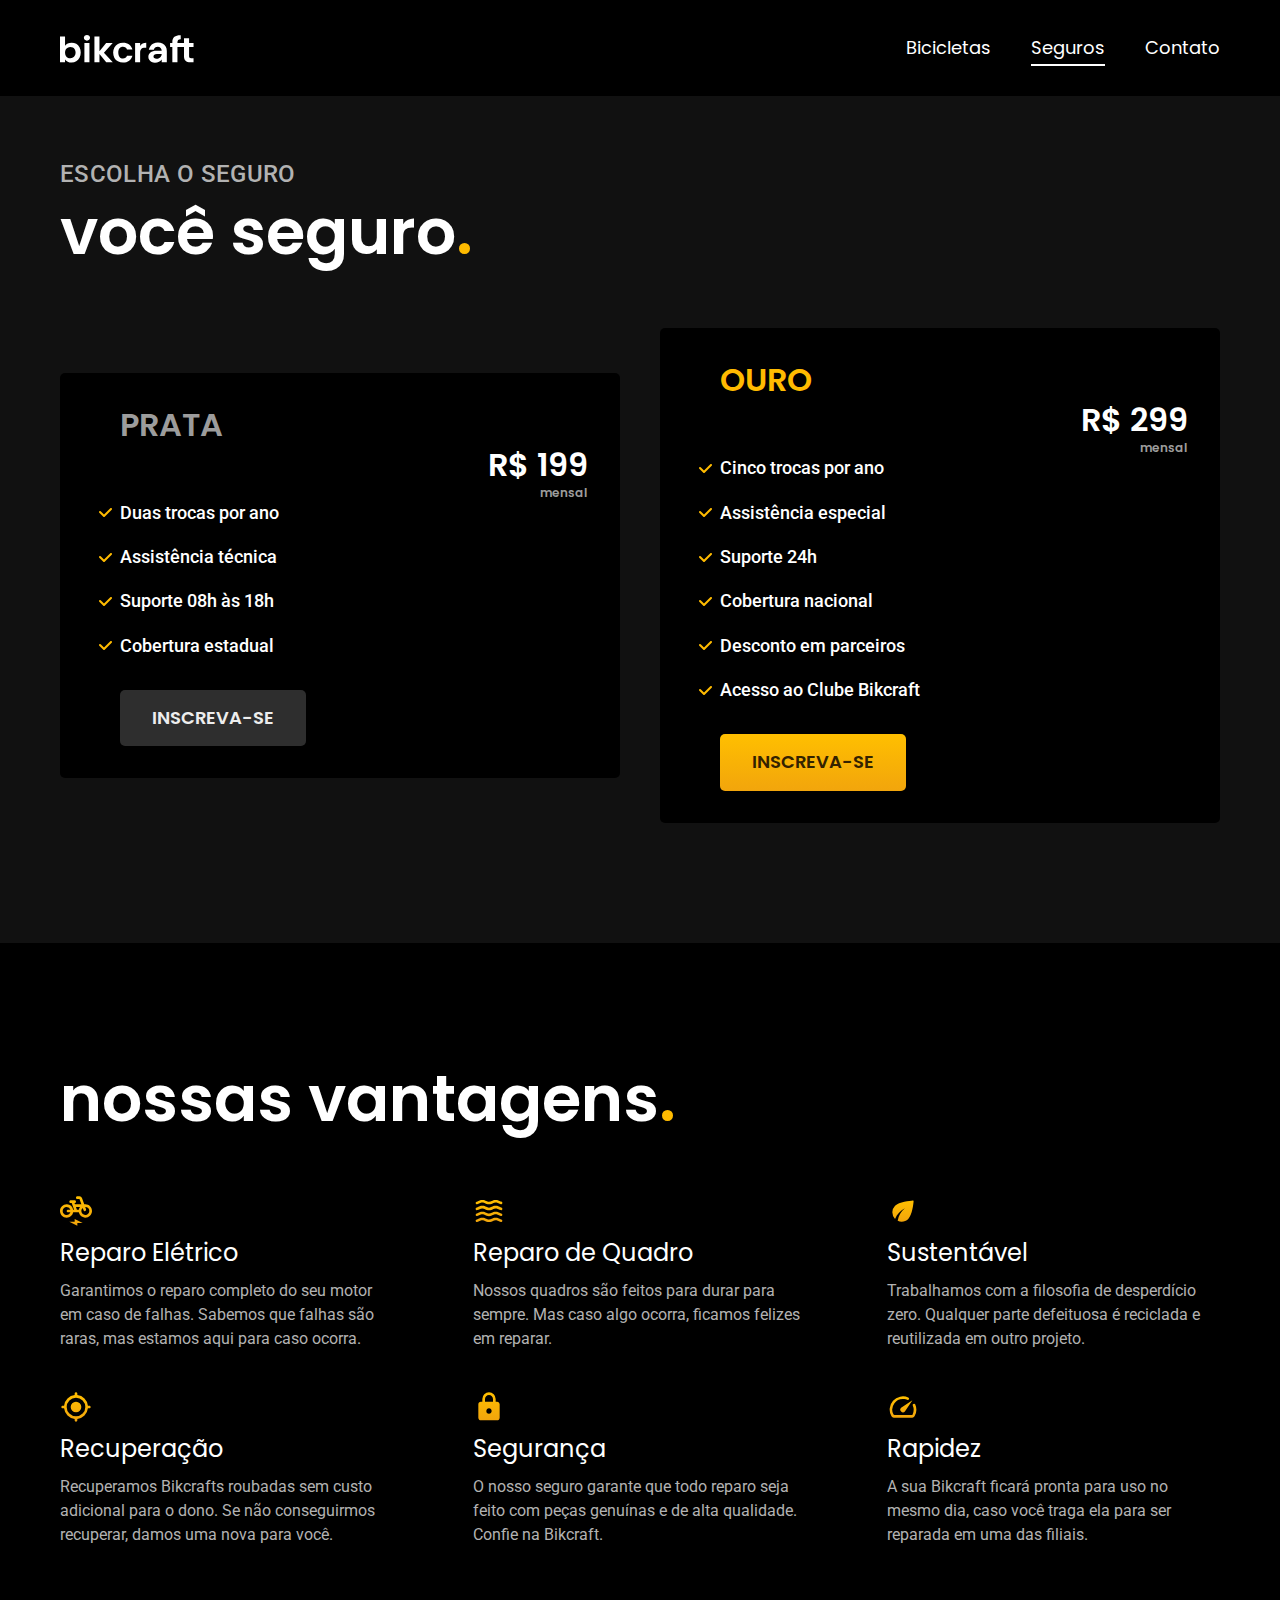
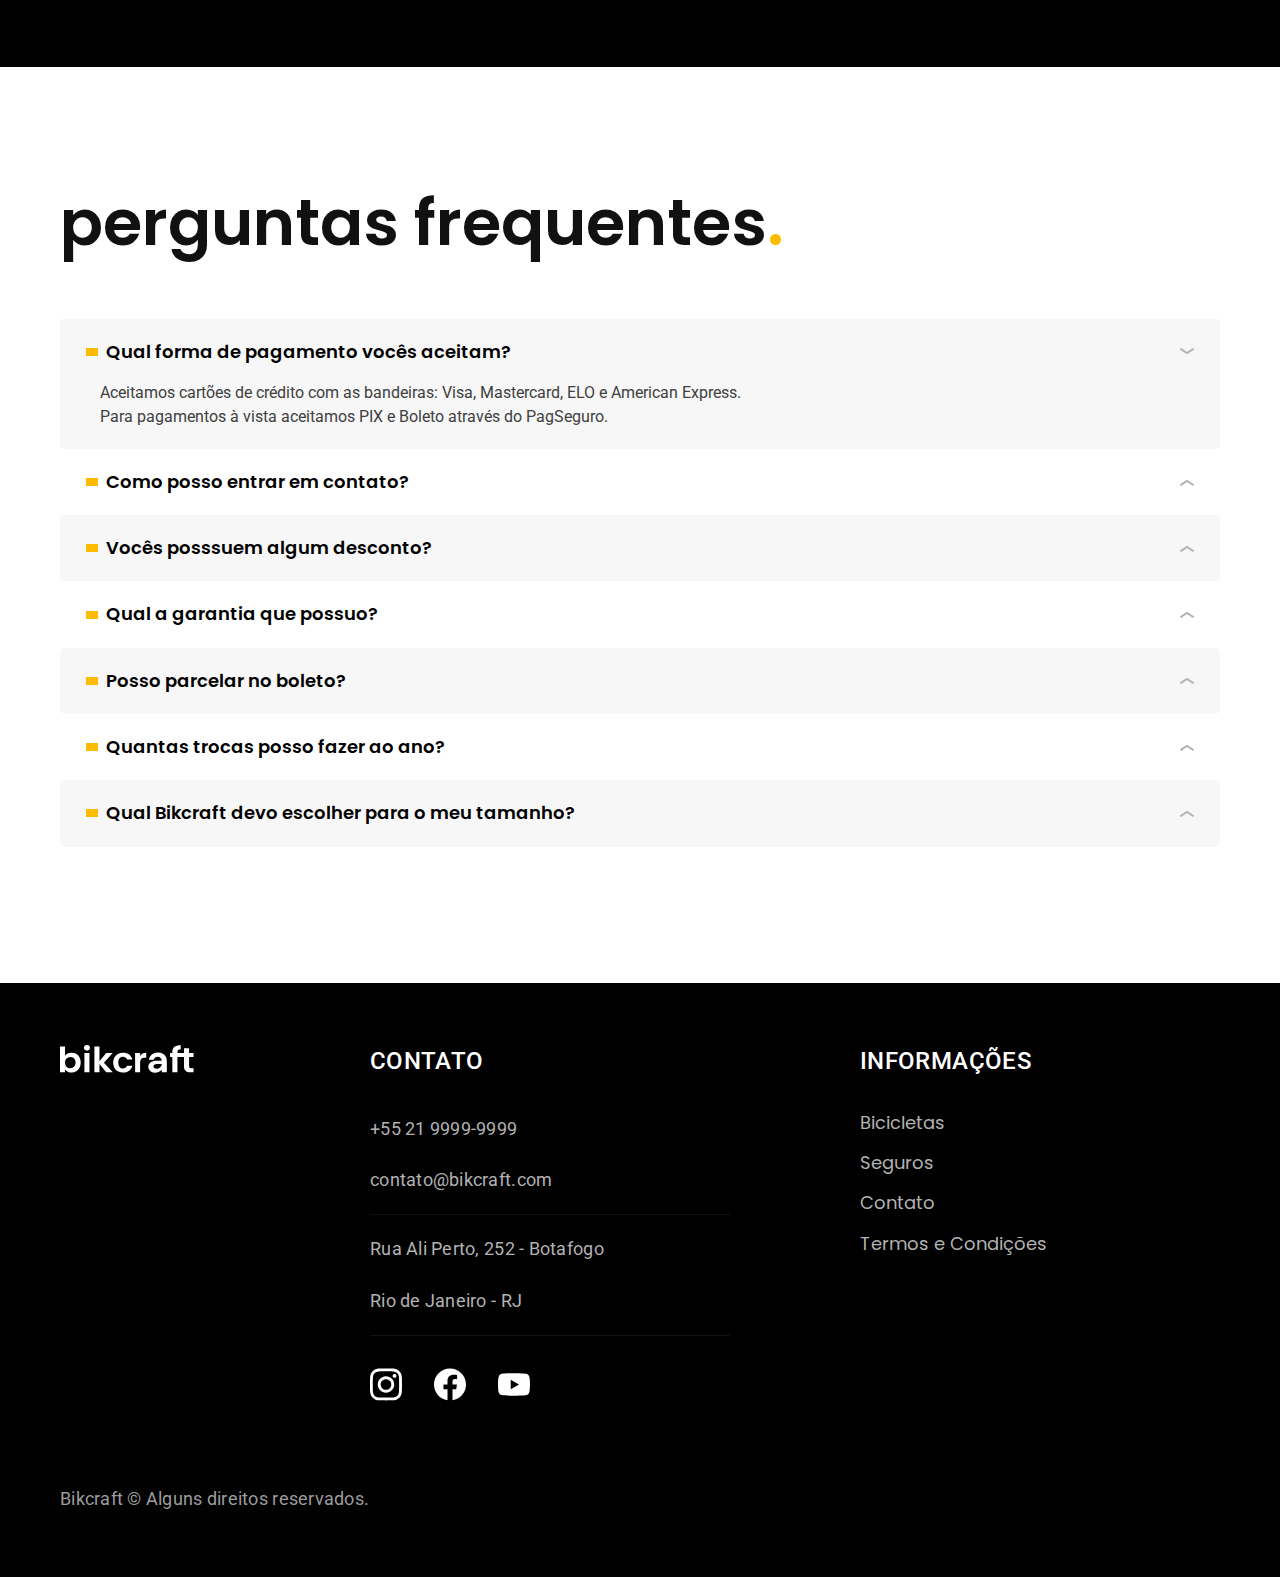
<file: seguros.html>
<!DOCTYPE html>
<html lang="pt-br">

<head>
  <meta charset="UTF-8">
  <meta name="viewport" content="width=device-width, initial-scale=1.0">
  <meta name="description" content="Seguros">
  <title>Seguros | Bikcraft</title>
  <link rel="icon" href="favicon.svg" width="32" height="32" type="image+svg/xml">
  <link rel="preload" href="./css/style.min.css" as="style">
  <link rel="stylesheet" href="./css/style.min.css">

  <script>document.documentElement.classList.add('js');</script>

  <link rel="preconnect" href="https://fonts.googleapis.com">
  <link rel="preconnect" href="https://fonts.gstatic.com" crossorigin>
  <link href="https://fonts.googleapis.com/css2?family=Merriweather:ital,wght@1,900&family=Poppins:wght@400;600&family=Roboto:wght@400;500&display=swap" rel="stylesheet">
  <link rel="preconnect" href="https://fonts.googleapis.com">
  <link rel="preconnect" href="https://fonts.gstatic.com" crossorigin>
  <link href="https://fonts.googleapis.com/css2?family=Merriweather:ital,wght@1,900&family=Poppins:wght@400;600&family=Roboto:wght@400;500&display=swap" rel="stylesheet">
  <script>document.documentElement.classList.add('js')</script>
</head>

<body id="seguros">
  <header class="header-bg">
    <div class="header container">
      <a href="./">
        <img src="./img/bikcraft.svg" width="136" height="31" alt="Bikcraft">
      </a> <!-- criando uma marca como um link -->

      <nav aria-label="primaria">
        <ul class="header-menu font-1-m cor-0">
          <li><a href="./bicicletas.html">Bicicletas</a></li>
          <li><a href="./seguros.html">Seguros</a></li>
          <li><a href="./contato.html">Contato</a></li>
        </ul>
      </nav>
    </div>
  </header>

  <main class="seguros-bg">
    <div class="titulo-bg">
      <div class="titulo container">
        <p class="font-2-l-b cor-5">escolha o seguro</p>
        <h1 class="font-1-xxl cor-0">você seguro<span class="cor-p1">.</span></h1>
      </div>
    </div>

    <div class="seguros container">
      <div class="seguros-item fadeInLeft" data-anime="200">
        <h2 class="font-1-xl cor-6">PRATA</h2>
        <span class="font-1-xl cor-0">R$ 199 <span class="font-1-xs cor-6">mensal</span></span>
        <ul class="font-2-m cor-0">
          <li>Duas trocas por ano</li>
          <li>Assistência técnica</li>
          <li>Suporte 08h às 18h</li>
          <li>Cobertura estadual</li>
        </ul>
        <a class="botao secundario" href="./orcamento.html?tipo=seguro&produto=prata">Inscreva-se</a>
      </div>

      <div class="seguros-item fadeInRight" data-anime="400">
        <h2 class="font-1-xl cor-p1">OURO</h2>
        <span class="font-1-xl cor-0">R$ 299 <span class="font-1-xs cor-6">mensal</span></span>
        <ul class="font-2-m cor-0">
          <li>Cinco trocas por ano</li>
          <li>Assistência especial</li>
          <li>Suporte 24h</li>
          <li>Cobertura nacional</li>
          <li>Desconto em parceiros</li>
          <li>Acesso ao Clube Bikcraft</li>
        </ul>
        <a class="botao" href="./orcamento.html?tipo=seguro&produto=ouro">Inscreva-se</a>
      </div>
  </main>

  <article class="vantagens-bg">
    <div class="vantagens container">
      <h2 class="font-1-xxl cor-0">nossas vantagens<span class="cor-p1">.</span></h2>
      <ul>
        <li>
          <img src="./img/icones/eletrica.svg" width="32" height="32" alt="">
          <h3 class="font-1-l cor-0">Reparo Elétrico</h3>
          <p class="font-2-s cor-5">Garantimos o reparo completo do seu motor em caso de falhas. Sabemos que falhas são raras, mas estamos aqui para caso ocorra.</p>
        </li>

        <li>
          <img src="./img/icones/carbono.svg" width="32" height="32" alt="">
          <h3 class="font-1-l cor-0">Reparo de Quadro</h3>
          <p class="font-2-s cor-5">Nossos quadros são feitos para durar para sempre. Mas caso algo ocorra, ficamos felizes em reparar.</p>
        </li>

        <li>
          <img src="./img/icones/sustentavel.svg" width="32" height="32" alt="">
          <h3 class="font-1-l cor-0">Sustentável</h3>
          <p class="font-2-s cor-5">Trabalhamos com a filosofia de desperdício zero. Qualquer parte defeituosa é reciclada e reutilizada em outro projeto.</p>
        </li>

        <li>
          <img src="./img/icones/rastreador.svg" width="32" height="32" alt="">
          <h3 class="font-1-l cor-0">Recuperação</h3>
          <p class="font-2-s cor-5">Recuperamos Bikcrafts roubadas sem custo adicional para o dono. Se não conseguirmos recuperar, damos uma nova para você.</p>
        </li>

        <li>
          <img src="./img/icones/seguro.svg" width="32" height="32" alt="">
          <h3 class="font-1-l cor-0">Segurança</h3>
          <p class="font-2-s cor-5">O nosso seguro garante que todo reparo seja feito com peças genuínas e de alta qualidade. Confie na Bikcraft.</p>
        </li>

        <li>
          <img src="./img/icones/velocidade.svg" width="32" height="32" alt="">
          <h3 class="font-1-l cor-0">Rapidez</h3>
          <p class="font-2-s cor-5">A sua Bikcraft ficará pronta para uso no mesmo dia, caso você traga ela para ser reparada em uma das filiais.</p>
        </li>
      </ul>
    </div>
  </article>

  <article class="perguntas container">
    <h2 class="font-1-xxl">perguntas frequentes<span class="cor-p1">.</span></h2>
    <dl>
      <div>
        <dt><button class="font-1-m-b" aria-controls="pergunta1" aria-expanded="true">Qual forma de pagamento vocês aceitam?</button></dt>
        <dd id="pergunta1" class="font-2-s cor-9 ativo">Aceitamos cartões de crédito com as bandeiras: Visa, Mastercard, ELO e American Express. Para pagamentos à vista aceitamos PIX e Boleto através do PagSeguro.</dd>
      </div>

      <div>
        <dt><button class="font-1-m-b" aria-controls="pergunta2" aria-expanded="false">Como posso entrar em contato?</button></dt>
        <dd id="pergunta2" class="font-2-s cor-9">Aceitamos cartões de crédito com as bandeiras: Visa, Mastercard, ELO e American Express. Para pagamentos à vista aceitamos PIX e Boleto através do PagSeguro.</dd>
      </div>

      <div>
        <dt><button class="font-1-m-b" aria-controls="pergunta3" aria-expanded="false">Vocês posssuem algum desconto?</button></dt>
        <dd id="pergunta3" class="font-2-s cor-9">Aceitamos cartões de crédito com as bandeiras: Visa, Mastercard, ELO e American Express. Para pagamentos à vista aceitamos PIX e Boleto através do PagSeguro.</dd>
      </div>

      <div>
        <dt><button class="font-1-m-b" aria-controls="pergunta4" aria-expanded="false">Qual a garantia que possuo?</button></dt>
        <dd id="pergunta4" class="font-2-s cor-9">Aceitamos cartões de crédito com as bandeiras: Visa, Mastercard, ELO e American Express. Para pagamentos à vista aceitamos PIX e Boleto através do PagSeguro.</dd>
      </div>

      <div>
        <dt><button class="font-1-m-b" aria-controls="pergunta5" aria-expanded="false">Posso parcelar no boleto?</button></dt>
        <dd id="pergunta5" class="font-2-s cor-9">Aceitamos cartões de crédito com as bandeiras: Visa, Mastercard, ELO e American Express. Para pagamentos à vista aceitamos PIX e Boleto através do PagSeguro.</dd>
      </div>

      <div>
        <dt><button class="font-1-m-b" aria-controls="pergunta6" aria-expanded="false">Quantas trocas posso fazer ao ano?</button></dt>
        <dd id="pergunta6" class="font-2-s cor-9">Aceitamos cartões de crédito com as bandeiras: Visa, Mastercard, ELO e American Express. Para pagamentos à vista aceitamos PIX e Boleto através do PagSeguro.</dd>
      </div>

      <div>
        <dt><button class="font-1-m-b" aria-controls="pergunta7" aria-expanded="false">Qual Bikcraft devo escolher para o meu tamanho?</button></dt>
        <dd id="pergunta7" class="font-2-s cor-9">Aceitamos cartões de crédito com as bandeiras: Visa, Mastercard, ELO e American Express. Para pagamentos à vista aceitamos PIX e Boleto através do PagSeguro.</dd>
      </div>
    </dl>
  </article>

  <footer class="footer-bg">
    <div class="footer container">
      <img src="./img/bikcraft.svg" width="136" height="31" alt="Bikcraft">
      <div class="footer-contato">
        <h3 class="font-2-l-b cor-0">Contato</h3>
        <ul class="font-2-ss cor-5">
          <li><a href="tel:+552199999999">+55 21 9999-9999</a></li>
          <li><a href="mailto:contato@bikcraft.com">contato@bikcraft.com</a></li>
          <li>Rua Ali Perto, 252 - Botafogo</li>
          <li>Rio de Janeiro - RJ</li>
        </ul>

        <div class="footer-redes">
          <a href="./">
            <img src="./img/redes/instagram.svg" width="32" height="32" alt="instagram">
          </a>
          <a href="./">
            <img src="./img/redes/facebook.svg" width="32" height="32" alt="facebook">
          </a>
          <a href="./">
            <img src="./img/redes/youtube.svg" width="32" height="32" alt="youtube">
          </a>
        </div>
      </div>

      <div class="footer-informacoes">
        <h3 class="font-2-l-b cor-0">Informações</h3>
        <nav>
          <ul class="font-1-m cor-5">
            <li><a href="./bicicletas.html">Bicicletas</a></li>
            <li><a href="./seguros.html">Seguros</a></li>
            <li><a href="./contato.html">Contato</a></li>
            <li><a href="./termos.html">Termos e Condições</a></li>
          </ul>
        </nav>
      </div>
      <p class="footer-copy font-2-ss cor-6">Bikcraft © Alguns direitos reservados.</p>
    </div>
  </footer>

  <script src="./js/plugins/simple-anime.js"></script>
  <script src="./js/script.js"></script>

</body>

</html>
</file>
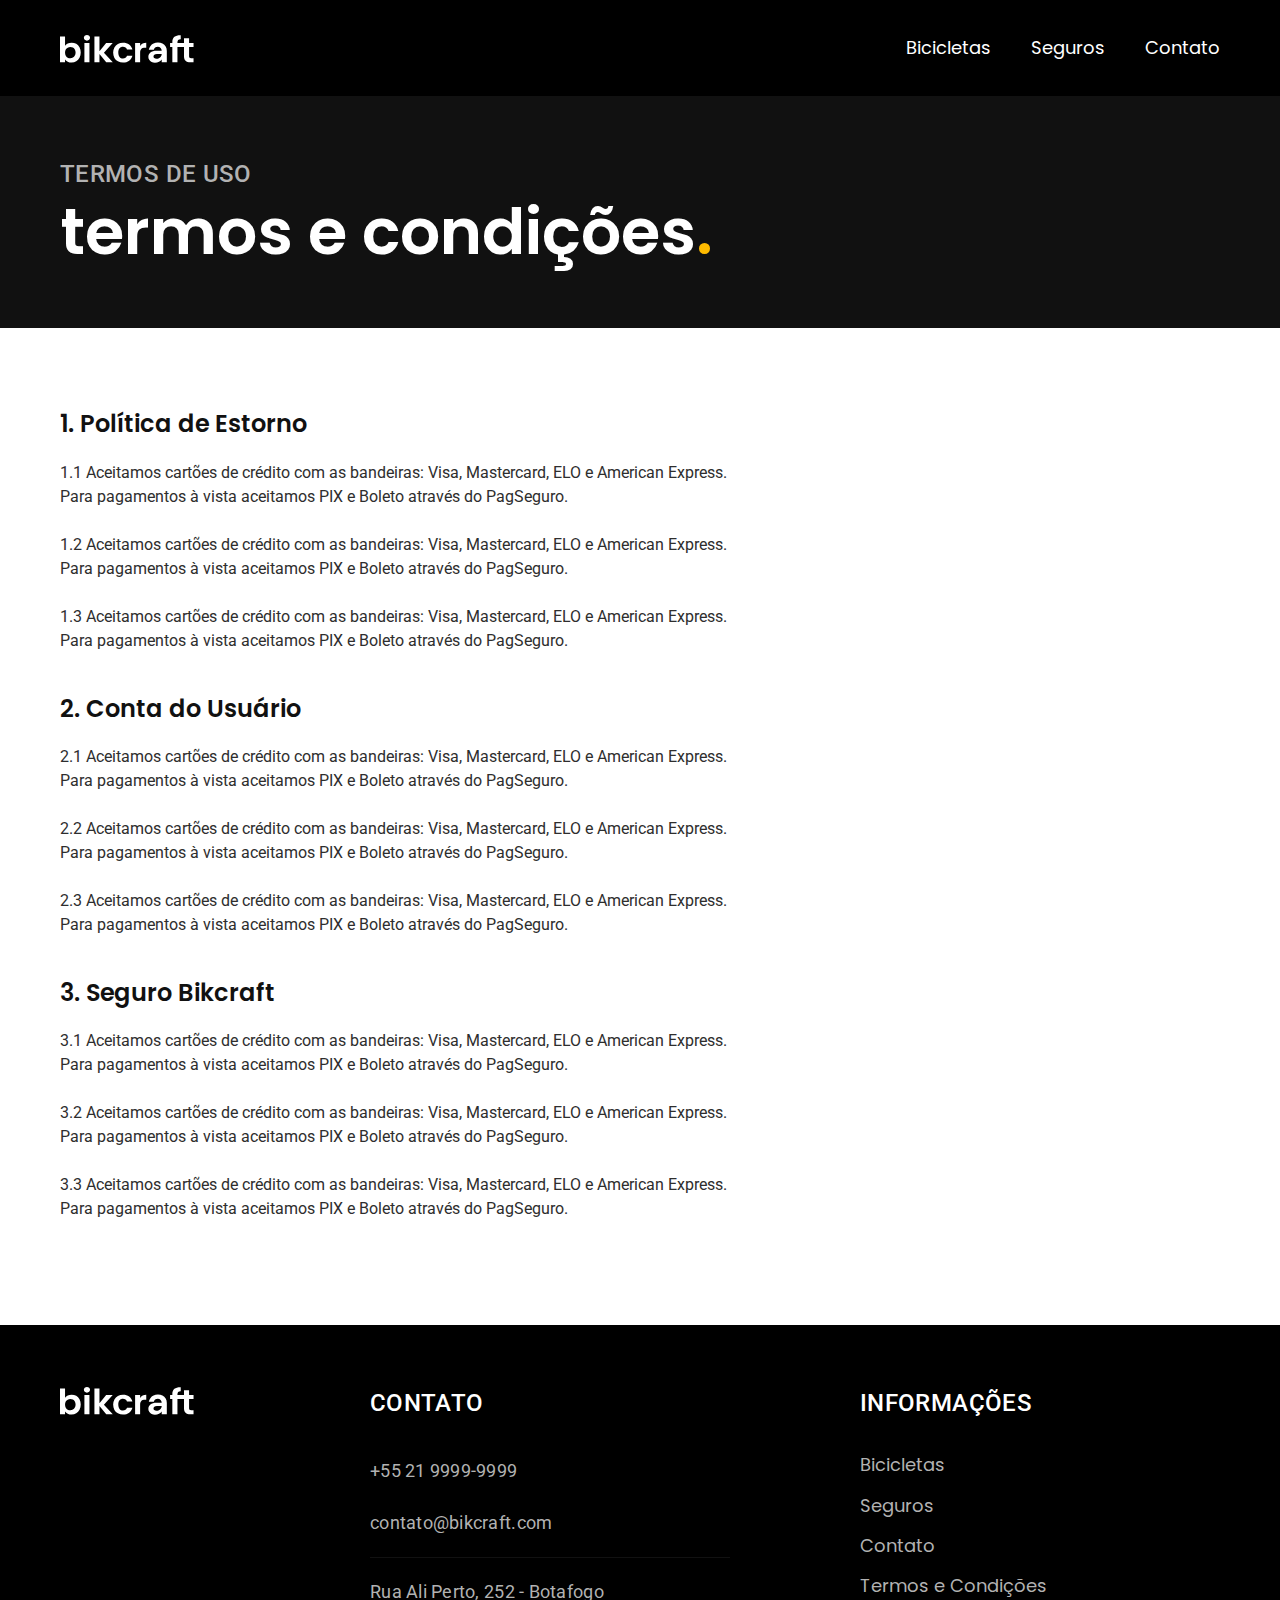
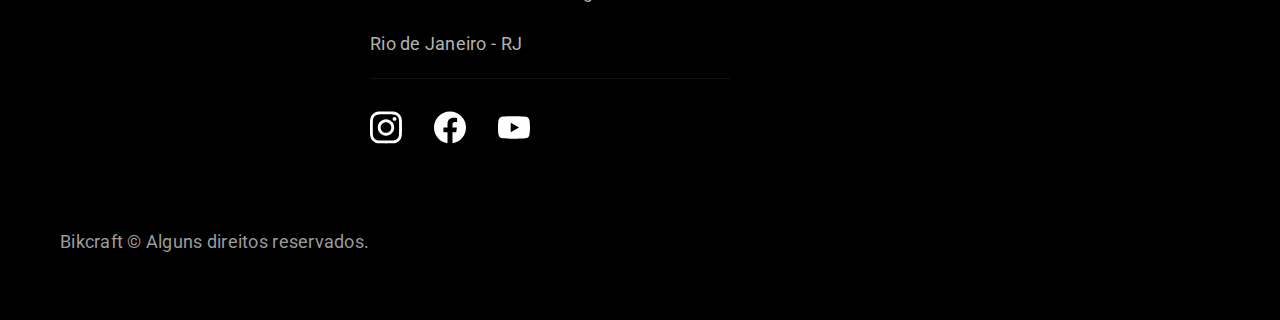
<file: termos.html>
<!DOCTYPE html>
<html lang="pt-br">

<head>
  <meta charset="UTF-8">
  <meta name="viewport" content="width=device-width, initial-scale=1.0">
  <meta name="description" content="Termos e Condições.">
  <title>Termos e Condições | Bikcraft</title>
  <link rel="icon" href="favicon.svg" width="32" height="32" type="image+svg/xml">
  <link rel="preload" href="./css/style.min.css" as="style">
  <link rel="stylesheet" href="./css/style.min.css">

  <script>document.documentElement.classList.add('js');</script>

  <link rel="preconnect" href="https://fonts.googleapis.com">
  <link rel="preconnect" href="https://fonts.gstatic.com" crossorigin>
  <link href="https://fonts.googleapis.com/css2?family=Merriweather:ital,wght@1,900&family=Poppins:wght@400;600&family=Roboto:wght@400;500&display=swap" rel="stylesheet">
  <link rel="preconnect" href="https://fonts.googleapis.com">
  <link rel="preconnect" href="https://fonts.gstatic.com" crossorigin>
  <link href="https://fonts.googleapis.com/css2?family=Merriweather:ital,wght@1,900&family=Poppins:wght@400;600&family=Roboto:wght@400;500&display=swap" rel="stylesheet">
  <script>document.documentElement.classList.add('js')</script>
</head>

<body id="termos">
  <header class="header-bg">
    <div class="header container">
      <a href="./">
        <img src="./img/bikcraft.svg" width="136" height="31" alt="Bikcraft">
      </a>

      <nav aria-label="primaria">
        <ul class="header-menu font-1-m cor-0">
          <li><a href="./bicicletas.html">Bicicletas</a></li>
          <li><a href="./seguros.html">Seguros</a></li>
          <li><a href="./contato.html">Contato</a></li>
        </ul>
      </nav>
    </div>
  </header>

  <main>
    <div class="titulo-bg">
      <div class="titulo container">
        <p class="font-2-l-b cor-5">termos de uso</p>
        <h1 class="font-1-xxl cor-0">termos e condições<span class="cor-p1">.</span></h1>
      </div>
    </div>

    <div class="termos container font-2-s cor-10">
      <h2 class="font-1-m-l cor-11">1. Política de Estorno</h2>
      <p>1.1 Aceitamos cartões de crédito com as bandeiras: Visa, Mastercard, ELO e American Express. Para pagamentos à vista aceitamos PIX e Boleto através do PagSeguro.</p>
      <p>1.2 Aceitamos cartões de crédito com as bandeiras: Visa, Mastercard, ELO e American Express. Para pagamentos à vista aceitamos PIX e Boleto através do PagSeguro.</p>
      <p>1.3 Aceitamos cartões de crédito com as bandeiras: Visa, Mastercard, ELO e American Express. Para pagamentos à vista aceitamos PIX e Boleto através do PagSeguro.</p>
      <h2 class="font-1-m-l cor-11">2. Conta do Usuário</h2>
      <p>2.1 Aceitamos cartões de crédito com as bandeiras: Visa, Mastercard, ELO e American Express. Para pagamentos à vista aceitamos PIX e Boleto através do PagSeguro.</p>
      <p>2.2 Aceitamos cartões de crédito com as bandeiras: Visa, Mastercard, ELO e American Express. Para pagamentos à vista aceitamos PIX e Boleto através do PagSeguro.</p>
      <p>2.3 Aceitamos cartões de crédito com as bandeiras: Visa, Mastercard, ELO e American Express. Para pagamentos à vista aceitamos PIX e Boleto através do PagSeguro.</p>
      <h2 class="font-1-m-l cor-11">3. Seguro Bikcraft</h2>
      <p>3.1 Aceitamos cartões de crédito com as bandeiras: Visa, Mastercard, ELO e American Express. Para pagamentos à vista aceitamos PIX e Boleto através do PagSeguro.</p>
      <p>3.2 Aceitamos cartões de crédito com as bandeiras: Visa, Mastercard, ELO e American Express. Para pagamentos à vista aceitamos PIX e Boleto através do PagSeguro.</p>
      <p>3.3 Aceitamos cartões de crédito com as bandeiras: Visa, Mastercard, ELO e American Express. Para pagamentos à vista aceitamos PIX e Boleto através do PagSeguro.</p>
    </div>
  </main>

  <footer class="footer-bg">
    <div class="footer container">
      <img src="./img/bikcraft.svg" width="136" height="31" alt="Bikcraft">
      <div class="footer-contato">
        <h3 class="font-2-l-b cor-0">Contato</h3>
        <ul class="font-2-ss cor-5">
          <li><a href="tel:+552199999999">+55 21 9999-9999</a></li>
          <li><a href="mailto:contato@bikcraft.com">contato@bikcraft.com</a></li>
          <li>Rua Ali Perto, 252 - Botafogo</li>
          <li>Rio de Janeiro - RJ</li>
        </ul>

        <div class="footer-redes">
          <a href="./">
            <img src="./img/redes/instagram.svg" width="32" height="32" alt="instagram">
          </a>
          <a href="./">
            <img src="./img/redes/facebook.svg" width="32" height="32" alt="facebook">
          </a>
          <a href="./">
            <img src="./img/redes/youtube.svg" width="32" height="32" alt="youtube">
          </a>
        </div>
      </div>

      <div class="footer-informacoes">
        <h3 class="font-2-l-b cor-0">Informações</h3>
        <nav>
          <ul class="font-1-m cor-5">
            <li><a href="./bicicletas.html">Bicicletas</a></li>
            <li><a href="./seguros.html">Seguros</a></li>
            <li><a href="./contato.html">Contato</a></li>
            <li><a href="./termos.html">Termos e Condições</a></li>
          </ul>
        </nav>
      </div>
      <p class="footer-copy font-2-ss cor-6">Bikcraft © Alguns direitos reservados.</p>
    </div>
  </footer>

  <script src="./js/script.js"></script>

</body>

</html>
</file>
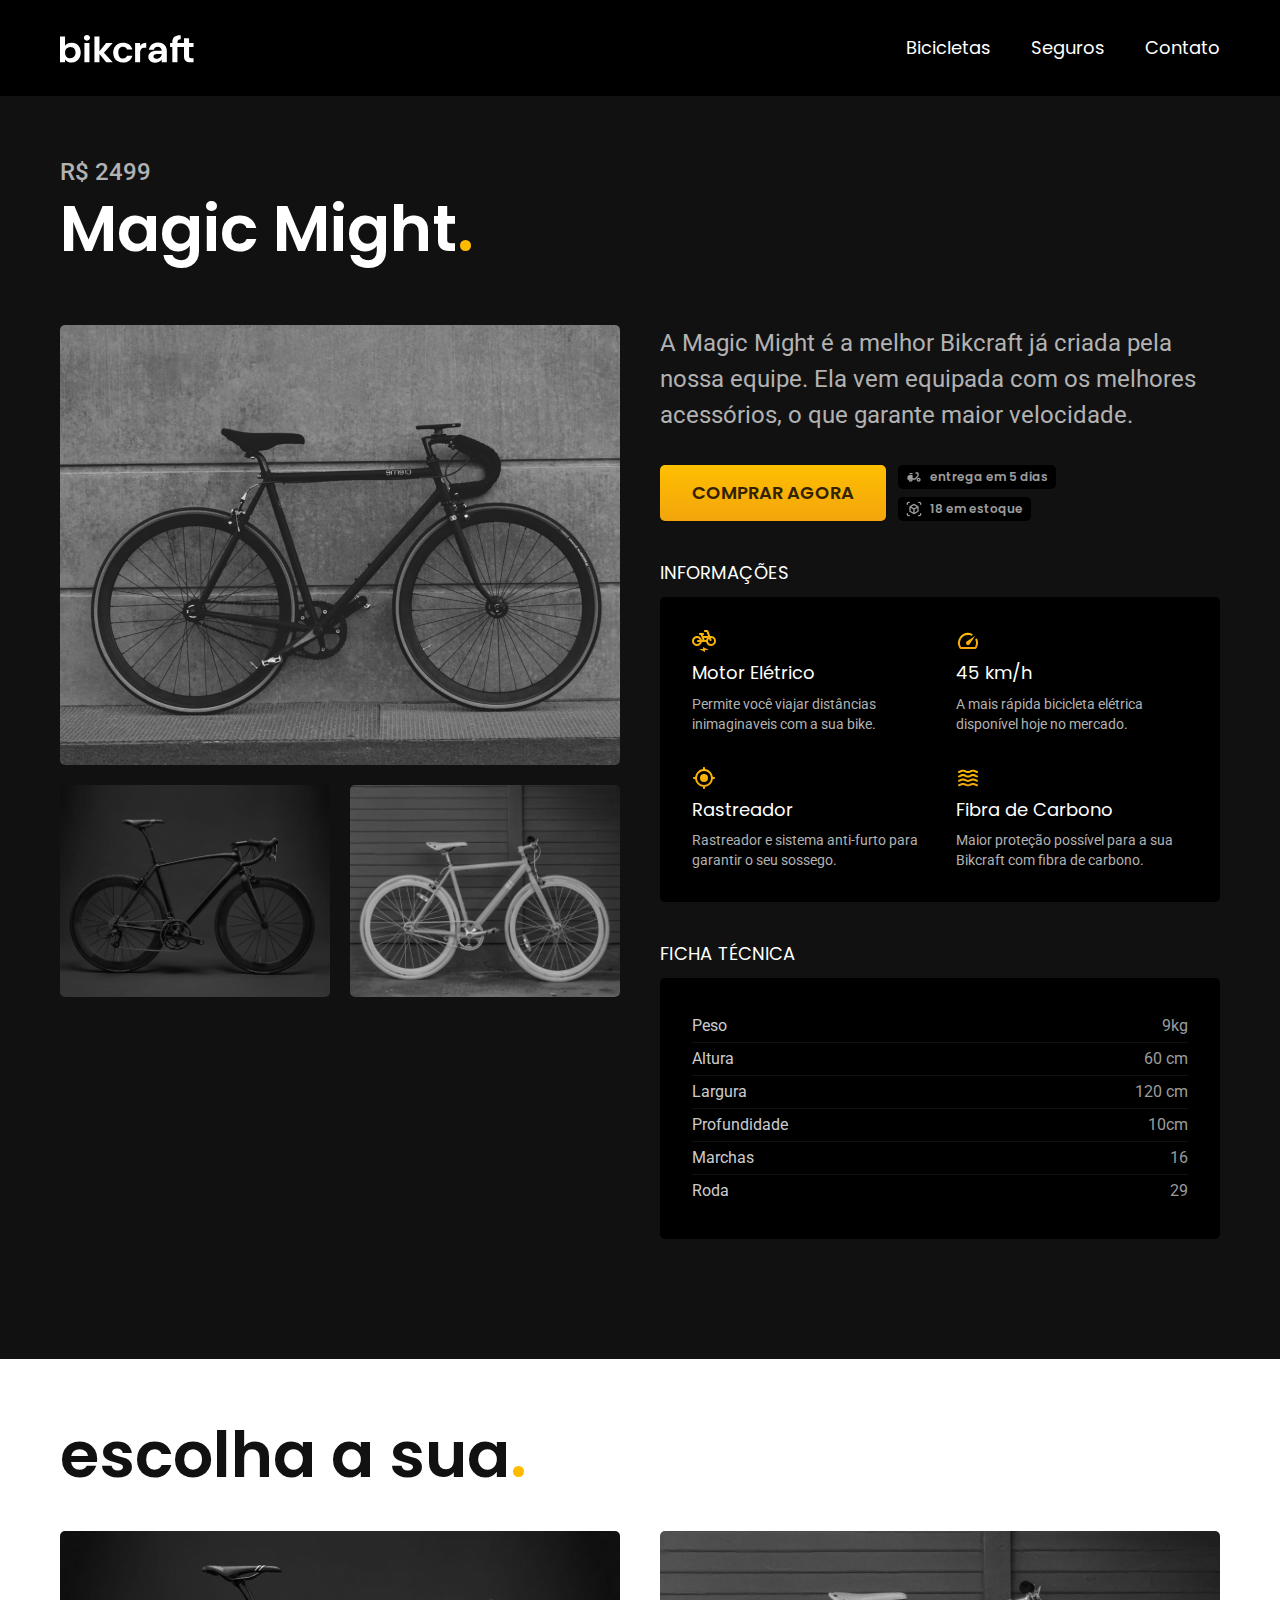
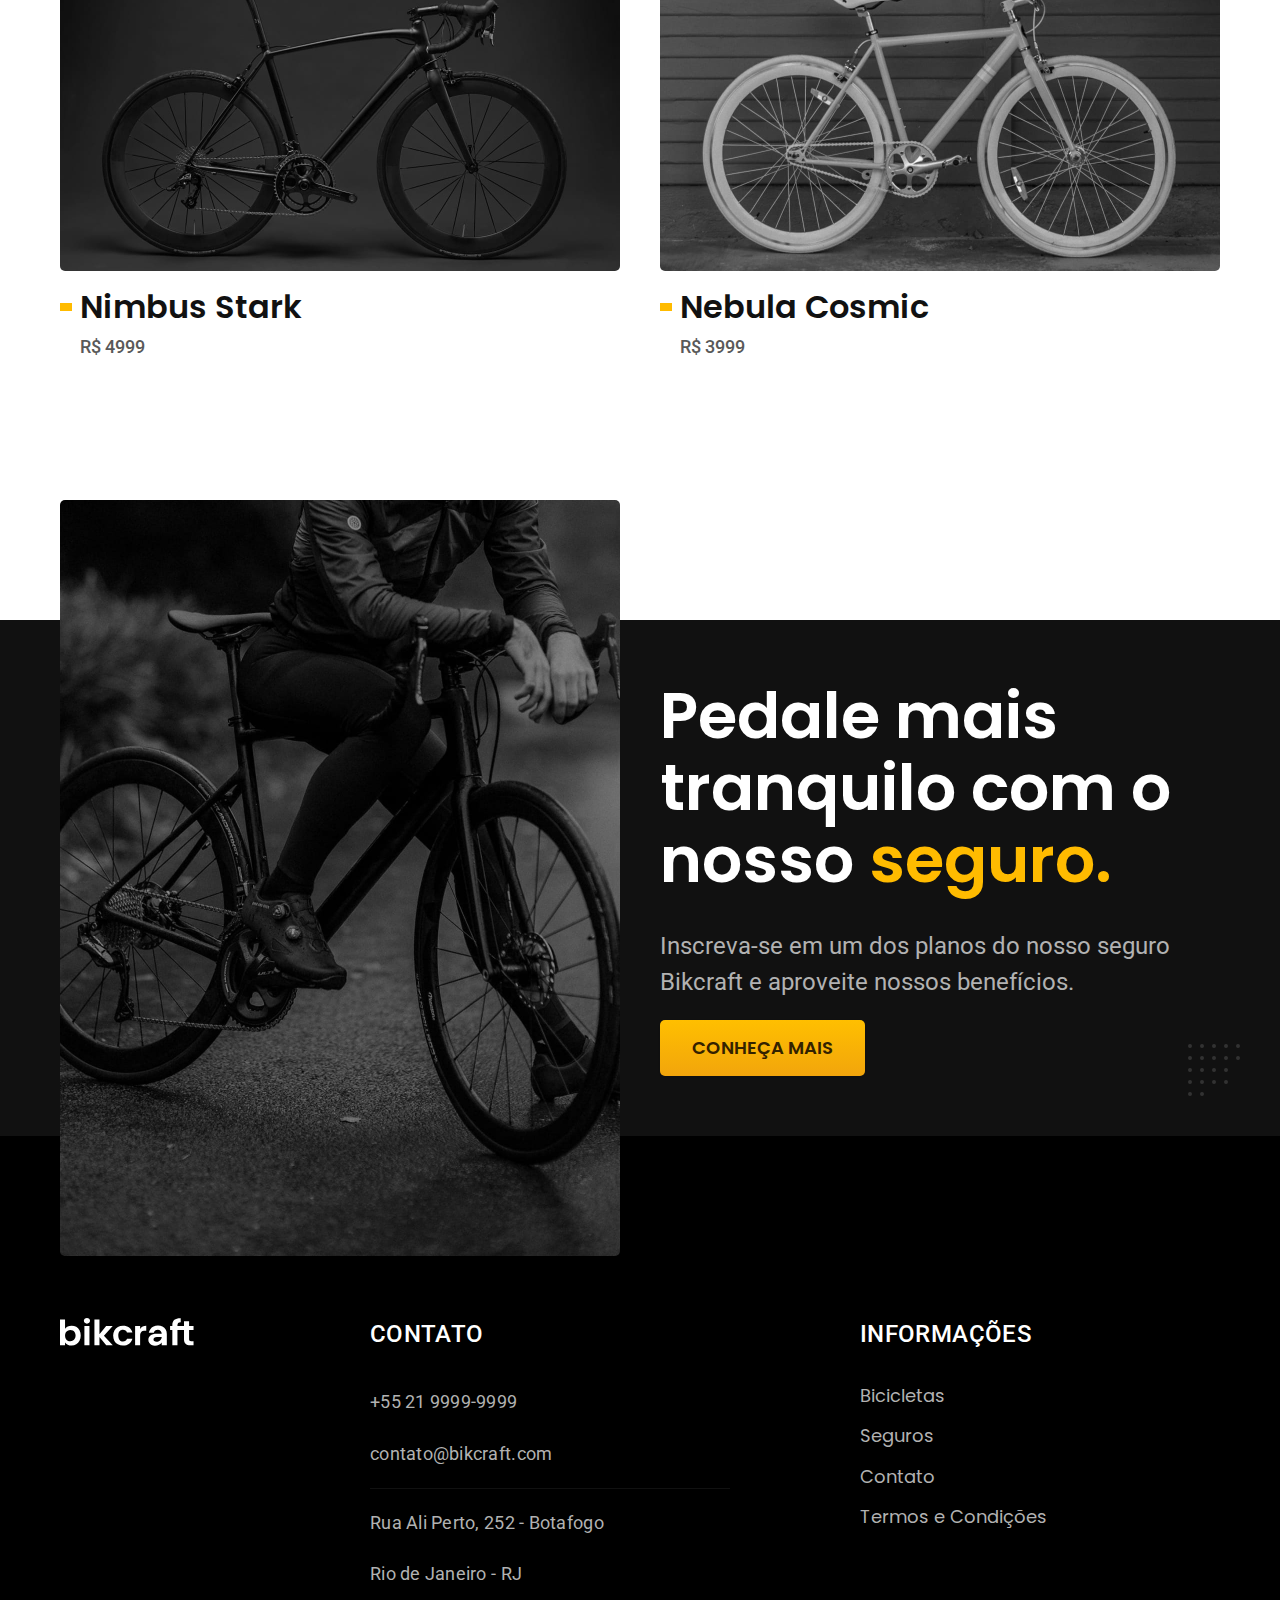
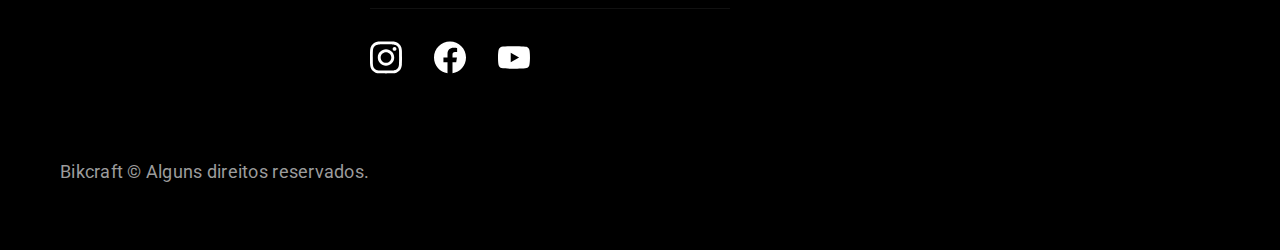
<file: bicicletas/magic.html>
<!DOCTYPE html>
<html lang="pt-br">

<head>
  <meta charset="UTF-8">
  <meta name="viewport" content="width=device-width, initial-scale=1.0">
  <meta name="description" content="Magic">
  <title>Magic | Bikcraft</title>
  <link rel="icon" href="../favicon.svg" width="32" height="32" type="image/svg+xml">
  <link rel="stylesheet" href="../css/style.min.css">

  <script>document.documentElement.classList.add('js');</script>

  <link rel="preconnect" href="https://fonts.googleapis.com">
  <link rel="preconnect" href="https://fonts.gstatic.com" crossorigin>
  <link href="https://fonts.googleapis.com/css2?family=Merriweather:ital,wght@1,900&family=Poppins:wght@400;600&family=Roboto:wght@400;500&display=swap" rel="stylesheet">
</head>

<body id="bicicleta">
  <header class="header-bg">
    <div class="header container">
      <a href="/">
        <img src="../img/bikcraft.svg" width="136" height="31" alt="Bikcraft">
      </a> <!-- criando uma marca como um link -->

      <nav aria-label="primaria">
        <ul class="header-menu font-1-m cor-0">
          <li><a href="../bicicletas.html">Bicicletas</a></li>
          <li><a href="../seguros.html">Seguros</a></li>
          <li><a href="../contato.html">Contato</a></li>
        </ul>
      </nav>
    </div>
  </header>

  <main class="titulo-bg">
    <div>
      <div class="titulo container">
        <p class="font-2-xl cor-5">R$ 2499</p>
        <h1 class="font-1-xxl cor-0">Magic Might<span class="cor-p1">.</span></h1>
      </div>
    </div>

    <div class="bicicleta container">
      <div class="bicicleta-imagens">
        <img src="../img/bicicleta/nimbus2.jpg" width="1120" height="880" alt="Bicicleta 2">
        <img src="../img/bicicleta/nimbus1.jpg" width="1120" height="880" alt="Bicicleta 1">
        <img src="../img/bicicleta/nimbus3.jpg" width="1120" height="880" alt="Bicicleta 3">
      </div>

      <div class="bicicleta-conteudo">
        <p class="font-2-l cor-5">A Magic Might é a melhor Bikcraft já criada pela nossa equipe. Ela vem equipada com os melhores acessórios, o que garante maior velocidade.
        </p>
        <div class="bicicleta-comprar">
          <a class="botao" href="../orcamento.html?tipo=bikcraft&produto=magic">Comprar Agora</a>
          <span class="font-1-xs cor-6"><img src="../img/icones/entrega.svg" width="16" height="16" alt=""> entrega em 5 dias</span>
          <span class="font-1-xs cor-6"><img src="../img/icones/estoque.svg" width="16" height="16" alt=""> 18 em estoque</span>
        </div>

        <h2 class="font-1-m cor-0">Informações</h2>
        <ul class="bicicleta-informacoes">
          <li>
            <img src="../img/icones/eletrica.svg" width="24" height="24" alt="">
            <h3 class="font-1-m cor-0">Motor Elétrico</h3>
            <p class="font-2-xs cor-5">Permite você viajar distâncias inimaginaveis com a sua bike.</p>
          </li>
          <li>
            <img src="../img/icones/velocidade.svg" width="24" height="24" alt="">
            <h3 class="font-1-m cor-0">45 km/h</h3>
            <p class="font-2-xs cor-5">A mais rápida bicicleta elétrica disponível hoje no mercado.</p>
          </li>
          <li>
            <img src="../img/icones/rastreador.svg" width="24" height="24" alt="">
            <h3 class="font-1-m cor-0">Rastreador</h3>
            <p class="font-2-xs cor-5">Rastreador e sistema anti-furto para garantir o seu sossego.</p>
          </li>
          <li>
            <img src="../img/icones/carbono.svg" width="24" height="24" alt="">
            <h3 class="font-1-m cor-0">Fibra de Carbono</h3>
            <p class="font-2-xs cor-5">Maior proteção possível para a sua Bikcraft com fibra de carbono.</p>
          </li>
        </ul>
        <h2 class="font-1-m cor-0">Ficha Técnica</h2>
        <ul class="bicicleta-ficha font-2-s cor-4">
          <li>Peso <span>9kg</span></li>
          <li>Altura <span>60 cm</span></li>
          <li>Largura <span>120 cm</span></li>
          <li>Profundidade <span>10cm</span></li>
          <li>Marchas <span>16</span></li>
          <li>Roda <span>29</span></li>
        </ul>
      </div>
    </div>
  </main>

  <article class="bicicletas-lista container">
    <h2 class="font-1-xxl">escolha a sua<span class="cor-p1">.</span></h2>
    <ul>
      <li>
        <a href="./nimbus.html">
          <img src="../img/bicicletas/nimbus.jpg" width="1120" height="680" alt="Bicicleta preta">
          <h3 class="font-1-xl">Nimbus Stark</h3>
          <span class="font-2-m cor-8">R$ 4999</span>
        </a>
      </li>


      <li>
        <a href="./nebula.html">
          <img src="../img/bicicletas/nebula.jpg" width="1120" height="680" alt="Bicicleta preta">
          <h3 class="font-1-xl">Nebula Cosmic</h3>
          <span class="font-2-m cor-8">R$ 3999</span>
        </a>
      </li>
    </ul>
  </article>

  <article class="seguro-bg">
    <div class="seguro container">
      <div class="seguro-imagem">
        <img src="../img/fotos-gerais/seguros.jpg" width="1360" height="1512" alt="Pessoa parada em cima de uma bicicleta">
      </div>

      <div class="seguro-conteudo">
        <h2 class="font-1-xxl cor-0">Pedale mais tranquilo com o nosso <span class="cor-p1">seguro.</span></h2>
        <p class="font-2-l cor-5">Inscreva-se em um dos planos do nosso seguro Bikcraft e aproveite nossos benefícios.</p>
        <a class="botao" href="../seguros.html">Conheça Mais</a>
      </div>
    </div>

  </article>

  <footer class="footer-bg">
    <div class="footer container">
      <img src="../img/bikcraft.svg" width="136" height="31" alt="Bikcraft">
      <div class="footer-contato">
        <h3 class="font-2-l-b cor-0">Contato</h3>
        <ul class="font-2-ss cor-5">
          <li><a href="tel:+552199999999">+55 21 9999-9999</a></li>
          <li><a href="mailto:contato@bikcraft.com">contato@bikcraft.com</a></li>
          <li>Rua Ali Perto, 252 - Botafogo</li>
          <li>Rio de Janeiro - RJ</li>
        </ul>

        <div class="footer-redes">
          <a href="../">
            <img src="../img/redes/instagram.svg" width="32" height="32" alt="instagram">
          </a>
          <a href="../">
            <img src="../img/redes/facebook.svg" width="32" height="32" alt="facebook">
          </a>
          <a href="../">
            <img src="../img/redes/youtube.svg" width="32" height="32" alt="youtube">
          </a>
        </div>
      </div>

      <div class="footer-informacoes">
        <h3 class="font-2-l-b cor-0">Informações</h3>
        <nav>
          <ul class="font-1-m cor-5">
            <li><a href="../bicicletas.html">Bicicletas</a></li>
            <li><a href="../seguros.html">Seguros</a></li>
            <li><a href="../contato.html">Contato</a></li>
            <li><a href="../termos.html">Termos e Condições</a></li>
          </ul>
        </nav>
      </div>
      <p class="footer-copy font-2-ss cor-6">Bikcraft © Alguns direitos reservados.</p>
    </div>
  </footer>

  <script src="../js/script.js"></script>

</body>

</html>
</file>
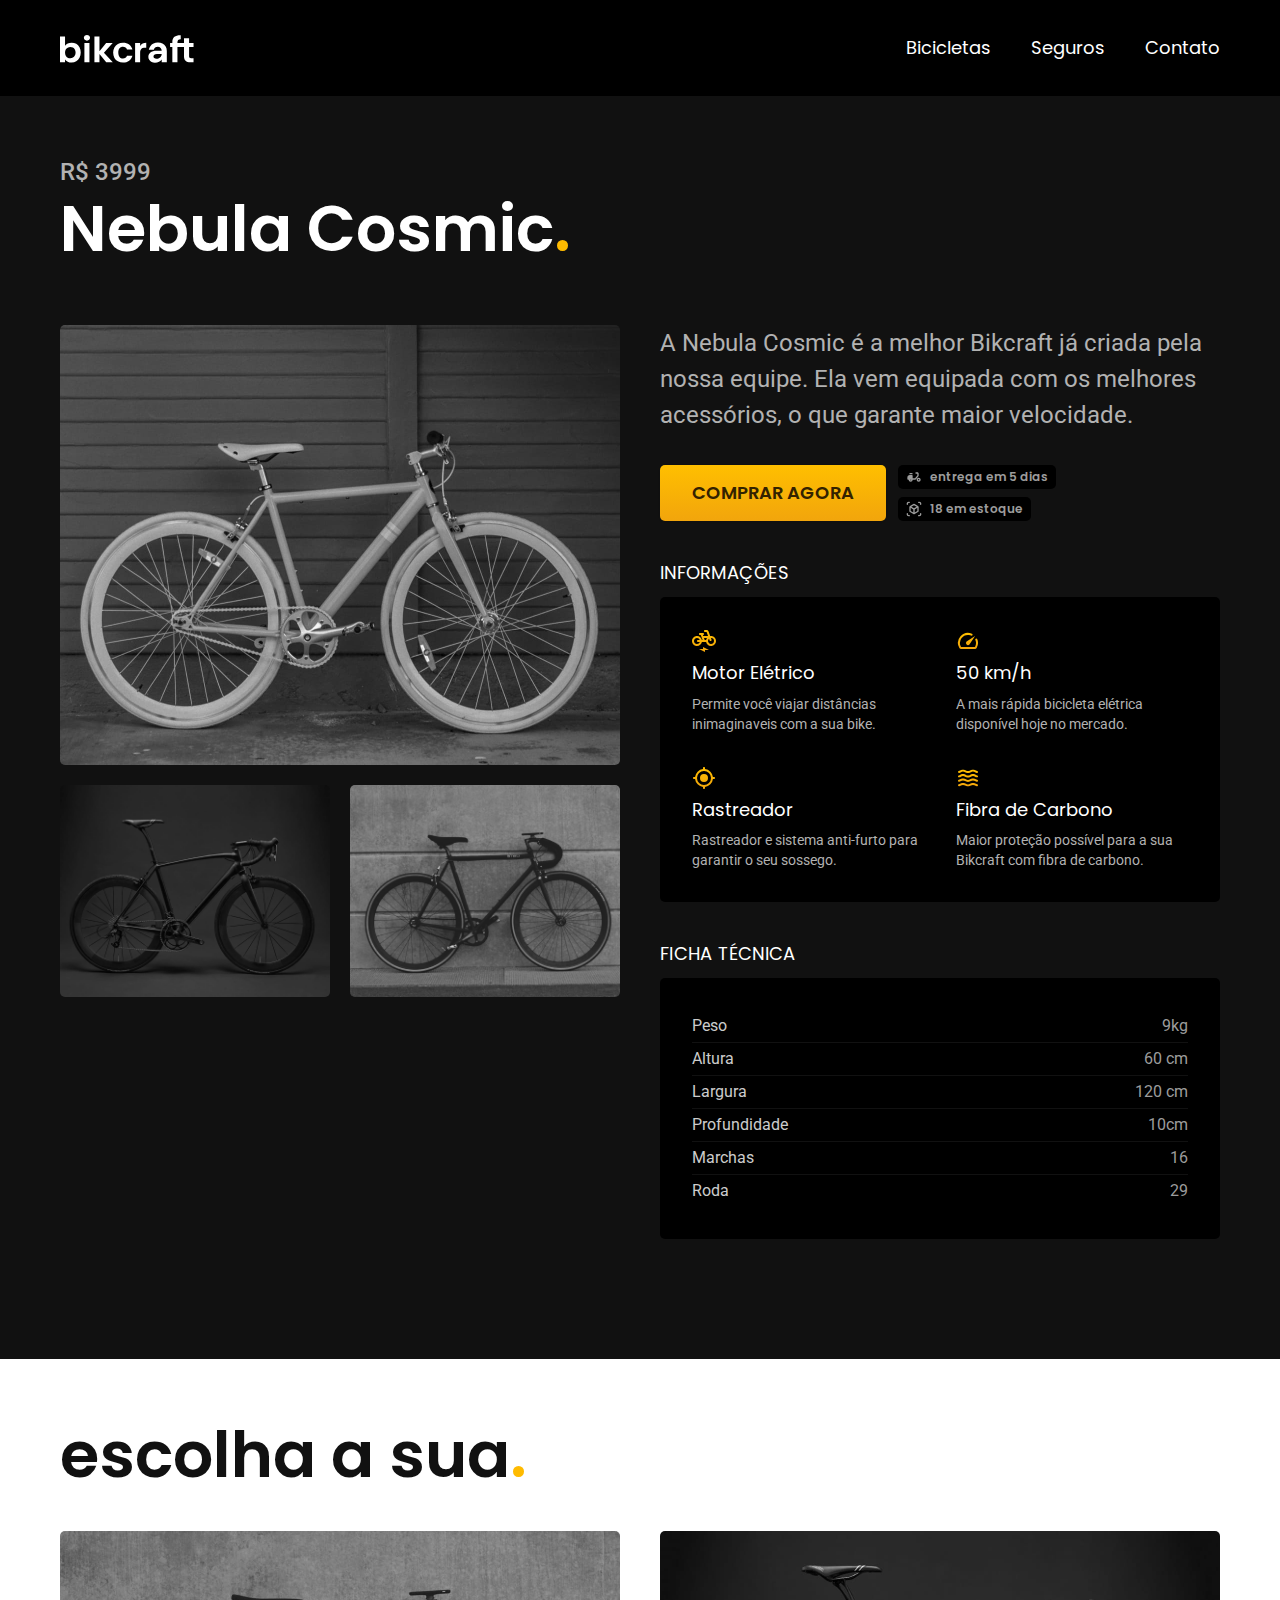
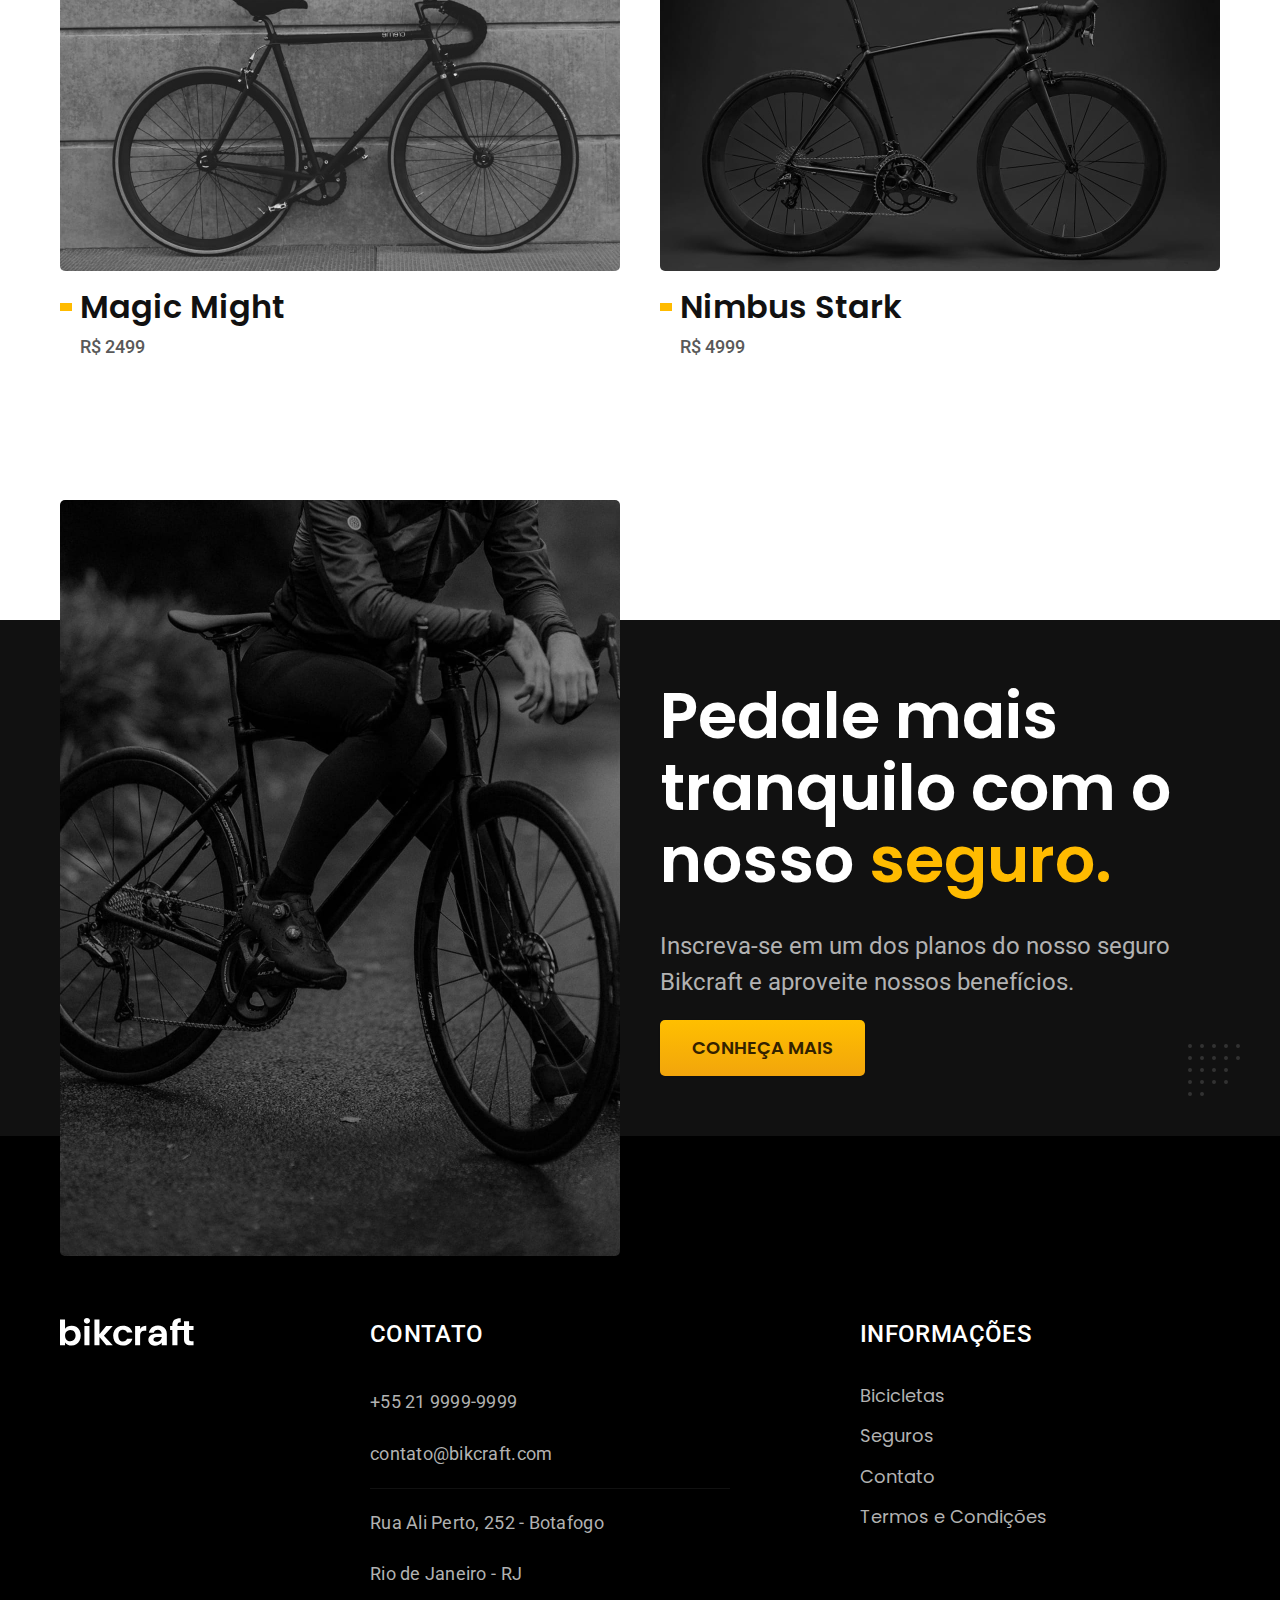
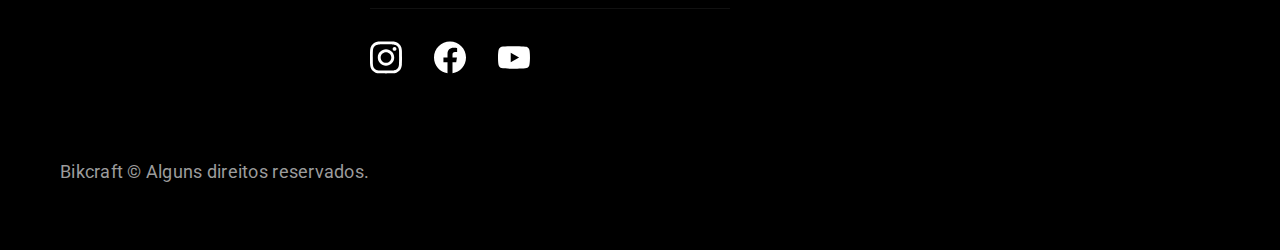
<file: bicicletas/nebula.html>
<!DOCTYPE html>
<html lang="pt-br">

<head>
  <meta charset="UTF-8">
  <meta name="viewport" content="width=device-width, initial-scale=1.0">
  <meta name="description" content="Nebula">
  <title>Nebula | Bikcraft</title>
  <link rel="icon" href="../favicon.svg" width="32" height="32" type="image/svg+xml">
  <link rel="stylesheet" href="../css/style.min.css">

  <script>document.documentElement.classList.add('js');</script>

  <link rel="preconnect" href="https://fonts.googleapis.com">
  <link rel="preconnect" href="https://fonts.gstatic.com" crossorigin>
  <link href="https://fonts.googleapis.com/css2?family=Merriweather:ital,wght@1,900&family=Poppins:wght@400;600&family=Roboto:wght@400;500&display=swap" rel="stylesheet">
</head>

<body id="bicicleta">
  <header class="header-bg">
    <div class="header container">
      <a href="/">
        <img src="../img/bikcraft.svg" width="136" height="31" alt="Bikcraft">
      </a> <!-- criando uma marca como um link -->

      <nav aria-label="primaria">
        <ul class="header-menu font-1-m cor-0">
          <li><a href="../bicicletas.html">Bicicletas</a></li>
          <li><a href="../seguros.html">Seguros</a></li>
          <li><a href="../contato.html">Contato</a></li>
        </ul>
      </nav>
    </div>
  </header>

  <main class="titulo-bg">
    <div>
      <div class="titulo container">
        <p class="font-2-xl cor-5">R$ 3999</p>
        <h1 class="font-1-xxl cor-0">Nebula Cosmic<span class="cor-p1">.</span></h1>
      </div>
    </div>

    <div class="bicicleta container">
      <div class="bicicleta-imagens">
        <img src="../img/bicicleta/nimbus3.jpg" width="1120" height="880" alt="Bicicleta 3">
        <img src="../img/bicicleta/nimbus1.jpg" width="1120" height="880" alt="Bicicleta 1">
        <img src="../img/bicicleta/nimbus2.jpg" width="1120" height="880" alt="Bicicleta 2">

      </div>

      <div class="bicicleta-conteudo">
        <p class="font-2-l cor-5">A Nebula Cosmic é a melhor Bikcraft já criada pela nossa equipe. Ela vem equipada com os melhores acessórios, o que garante maior velocidade.
        </p>
        <div class="bicicleta-comprar">
          <a class="botao" href="../orcamento.html?tipo=bikcraft&produto=nebula">Comprar Agora</a>
          <span class="font-1-xs cor-6"><img src="../img/icones/entrega.svg" width="16" height="16" alt=""> entrega em 5 dias</span>
          <span class="font-1-xs cor-6"><img src="../img/icones/estoque.svg" width="16" height="16" alt=""> 18 em estoque</span>
        </div>


        <h2 class="font-1-m cor-0">Informações</h2>
        <ul class="bicicleta-informacoes">
          <li>
            <img src="../img/icones/eletrica.svg" width="24" height="24" alt="">
            <h3 class="font-1-m cor-0">Motor Elétrico</h3>
            <p class="font-2-xs cor-5">Permite você viajar distâncias inimaginaveis com a sua bike.</p>
          </li>
          <li>
            <img src="../img/icones/velocidade.svg" width="24" height="24" alt="">
            <h3 class="font-1-m cor-0">50 km/h</h3>
            <p class="font-2-xs cor-5">A mais rápida bicicleta elétrica disponível hoje no mercado.</p>
          </li>
          <li>
            <img src="../img/icones/rastreador.svg" width="24" height="24" alt="">
            <h3 class="font-1-m cor-0">Rastreador</h3>
            <p class="font-2-xs cor-5">Rastreador e sistema anti-furto para garantir o seu sossego.</p>
          </li>
          <li>
            <img src="../img/icones/carbono.svg" width="24" height="24" alt="">
            <h3 class="font-1-m cor-0">Fibra de Carbono</h3>
            <p class="font-2-xs cor-5">Maior proteção possível para a sua Bikcraft com fibra de carbono.</p>
          </li>
        </ul>
        <h2 class="font-1-m cor-0">Ficha Técnica</h2>
        <ul class="bicicleta-ficha font-2-s cor-4">
          <li>Peso <span>9kg</span></li>
          <li>Altura <span>60 cm</span></li>
          <li>Largura <span>120 cm</span></li>
          <li>Profundidade <span>10cm</span></li>
          <li>Marchas <span>16</span></li>
          <li>Roda <span>29</span></li>
        </ul>
      </div>
    </div>
  </main>

  <article class="bicicletas-lista container">
    <h2 class="font-1-xxl">escolha a sua<span class="cor-p1">.</span></h2>
    <ul>
      <li>
        <a href="./magic.html">
          <img src="../img/bicicletas/magic.jpg" width="1120" height="680" alt="Bicicleta preta">
          <h3 class="font-1-xl">Magic Might</h3>
          <span class="font-2-m cor-8">R$ 2499</span>
        </a>
      </li>


      <li>
        <a href="./nimbus.html">
          <img src="../img/bicicletas/nimbus.jpg" width="1120" height="680" alt="Bicicleta preta">
          <h3 class="font-1-xl">Nimbus Stark</h3>
          <span class="font-2-m cor-8">R$ 4999</span>
        </a>
      </li>
    </ul>
  </article>

  <article class="seguro-bg">
    <div class="seguro container">
      <div class="seguro-imagem">
        <img src="../img/fotos-gerais/seguros.jpg" width="1360" height="1512" alt="Pessoa parada em cima de uma bicicleta">
      </div>

      <div class="seguro-conteudo">
        <h2 class="font-1-xxl cor-0">Pedale mais tranquilo com o nosso <span class="cor-p1">seguro.</span></h2>
        <p class="font-2-l cor-5">Inscreva-se em um dos planos do nosso seguro Bikcraft e aproveite nossos benefícios.</p>
        <a class="botao" href="../seguros.html">Conheça Mais</a>
      </div>
    </div>
  </article>

  <footer class="footer-bg">
    <div class="footer container">
      <img src="../img/bikcraft.svg" width="136" height="31" alt="Bikcraft">
      <div class="footer-contato">
        <h3 class="font-2-l-b cor-0">Contato</h3>
        <ul class="font-2-ss cor-5">
          <li><a href="tel:+552199999999">+55 21 9999-9999</a></li>
          <li><a href="mailto:contato@bikcraft.com">contato@bikcraft.com</a></li>
          <li>Rua Ali Perto, 252 - Botafogo</li>
          <li>Rio de Janeiro - RJ</li>
        </ul>

        <div class="footer-redes">
          <a href="../">
            <img src="../img/redes/instagram.svg" width="32" height="32" alt="instagram">
          </a>
          <a href="../">
            <img src="../img/redes/facebook.svg" width="32" height="32" alt="facebook">
          </a>
          <a href="../">
            <img src="../img/redes/youtube.svg" width="32" height="32" alt="youtube">
          </a>
        </div>
      </div>

      <div class="footer-informacoes">
        <h3 class="font-2-l-b cor-0">Informações</h3>
        <nav>
          <ul class="font-1-m cor-5">
            <li><a href="../bicicletas.html">Bicicletas</a></li>
            <li><a href="../seguros.html">Seguros</a></li>
            <li><a href="../contato.html">Contato</a></li>
            <li><a href="../termos.html">Termos e Condições</a></li>
          </ul>
        </nav>
      </div>
      <p class="footer-copy font-2-ss cor-6">Bikcraft © Alguns direitos reservados.</p>
    </div>
  </footer>

  <script src="../js/script.js"></script>

</body>

</html>
</file>
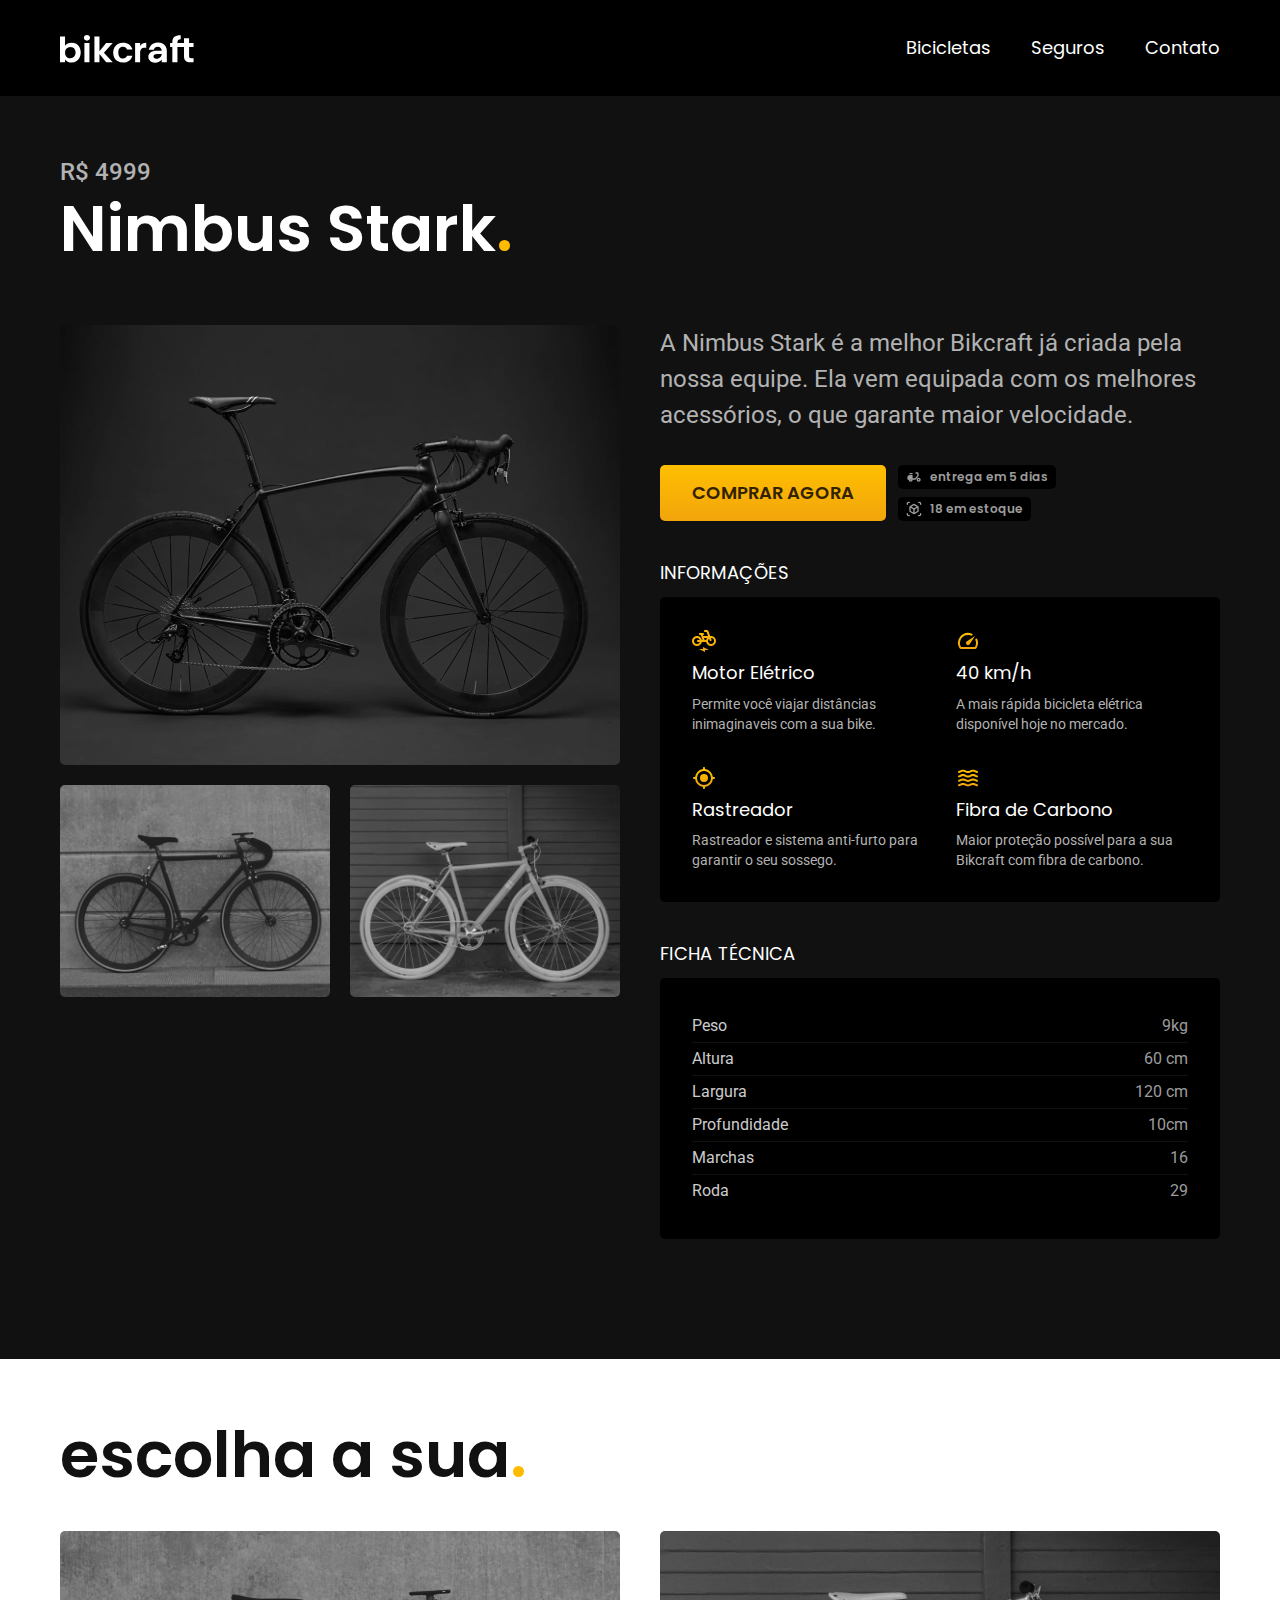
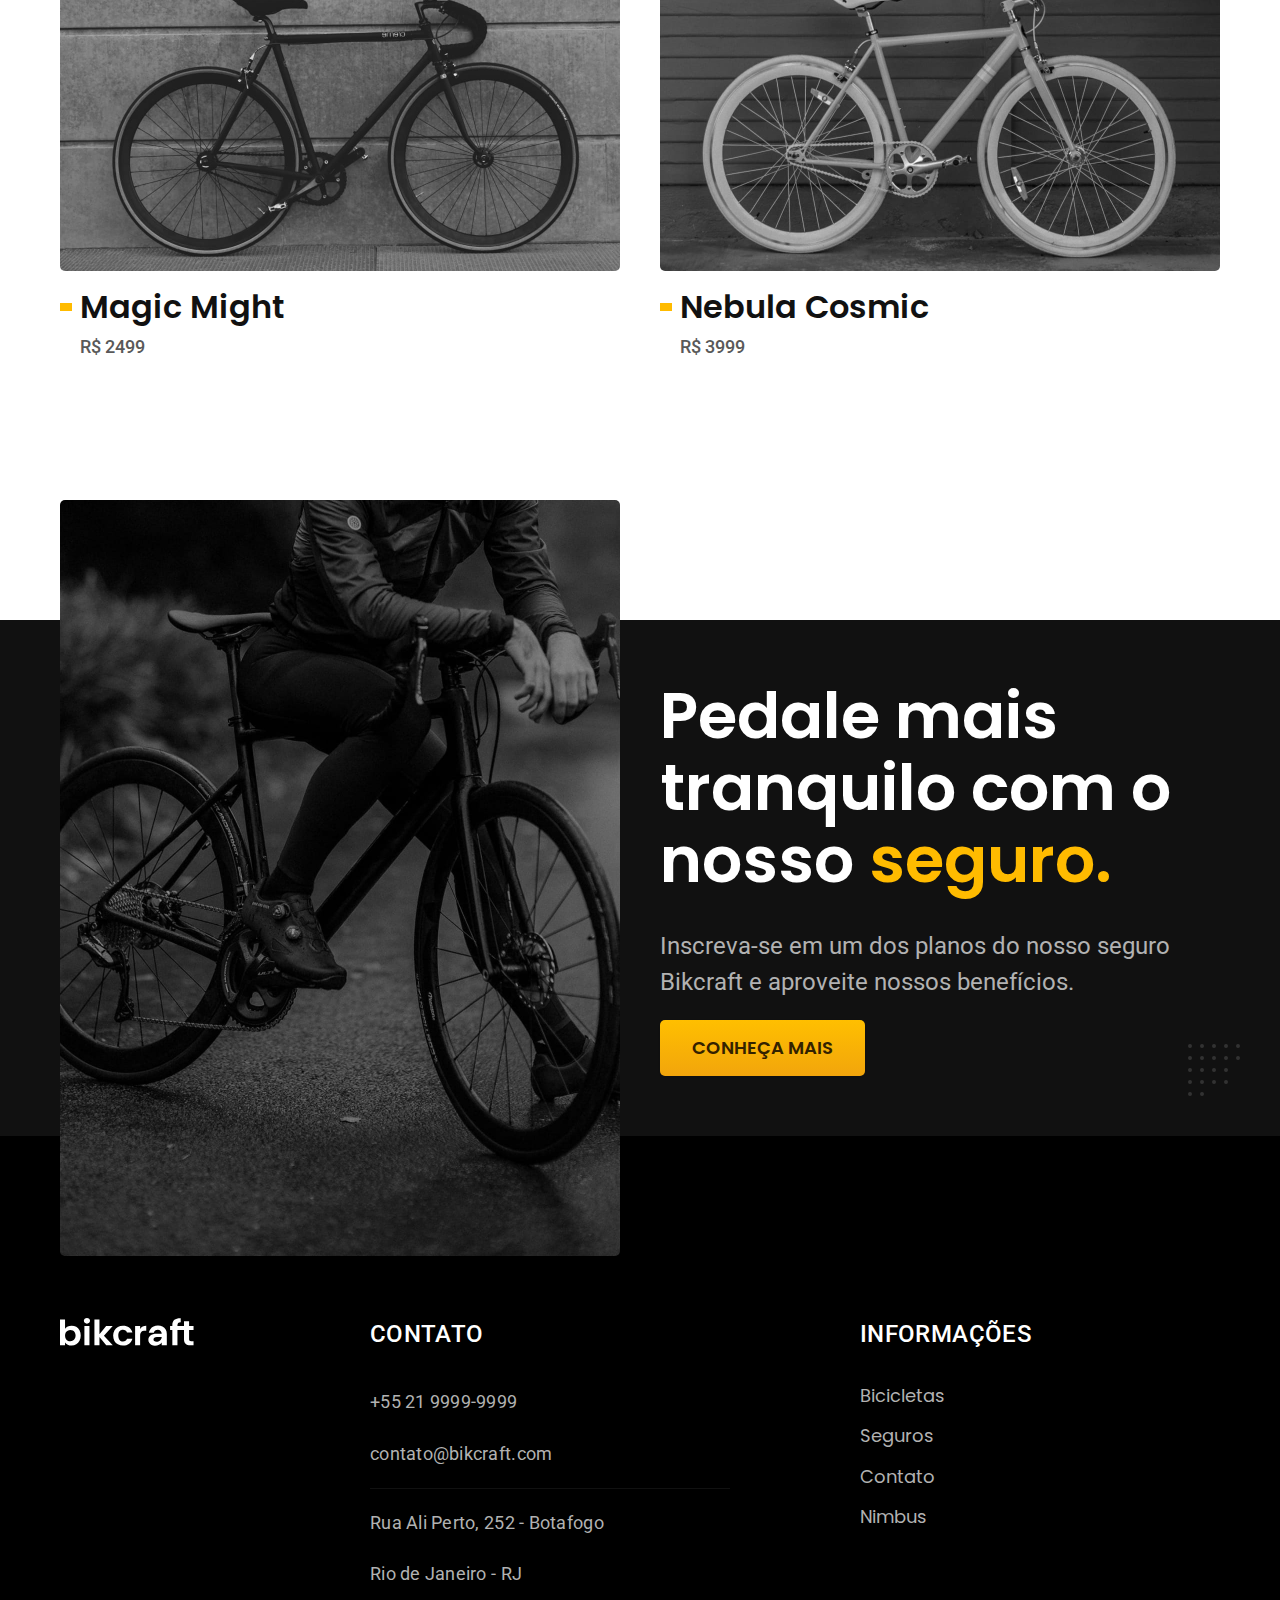
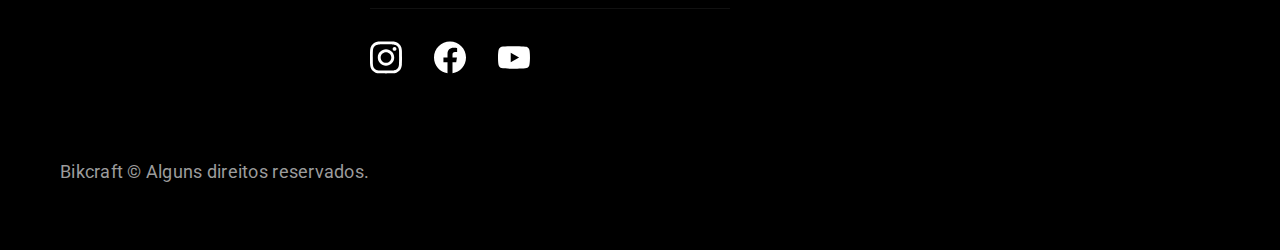
<file: bicicletas/nimbus.html>
<!DOCTYPE html>
<html lang="pt-br">

<head>
  <meta charset="UTF-8">
  <meta name="viewport" content="width=device-width, initial-scale=1.0">
  <meta name="description" content="Nimbus">
  <title>Nimbus | Bikcraft</title>
  <link rel="icon" href="../favicon.svg" width="32" height="32" type="image/svg+xml">
  <link rel="stylesheet" href="../css/style.min.css">

  <script>document.documentElement.classList.add('js');</script>

  <link rel="preconnect" href="https://fonts.googleapis.com">
  <link rel="preconnect" href="https://fonts.gstatic.com" crossorigin>
  <link href="https://fonts.googleapis.com/css2?family=Merriweather:ital,wght@1,900&family=Poppins:wght@400;600&family=Roboto:wght@400;500&display=swap" rel="stylesheet">
</head>

<body id="bicicleta">
  <header class="header-bg">
    <div class="header container">
      <a href="/">
        <img src="../img/bikcraft.svg" width="136" height="31" alt="Bikcraft">
      </a> <!-- criando uma marca como um link -->

      <nav aria-label="primaria">
        <ul class="header-menu font-1-m cor-0">
          <li><a href="../bicicletas.html">Bicicletas</a></li>
          <li><a href="../seguros.html">Seguros</a></li>
          <li><a href="../contato.html">Contato</a></li>
        </ul>
      </nav>
    </div>
  </header>

  <main class="titulo-bg">
    <div>
      <div class="titulo container">
        <p class="font-2-xl cor-5">R$ 4999</p>
        <h1 class="font-1-xxl cor-0">Nimbus Stark<span class="cor-p1">.</span></h1>
      </div>
    </div>

    <div class="bicicleta container">
      <div class="bicicleta-imagens">
        <img src="../img/bicicleta/nimbus1.jpg" width="1120" height="880" alt="Bicicleta 1">
        <img src="../img/bicicleta/nimbus2.jpg" width="1120" height="880" alt="Bicicleta 2">
        <img src="../img/bicicleta/nimbus3.jpg" width="1120" height="880" alt="Bicicleta 3">
      </div>

      <div class="bicicleta-conteudo">
        <p class="font-2-l cor-5">A Nimbus Stark é a melhor Bikcraft já criada pela nossa equipe. Ela vem equipada com os melhores acessórios, o que garante maior velocidade.
        </p>
        <div class="bicicleta-comprar">
          <a class="botao" href="../orcamento.html?tipo=bikcraft&produto=nimbus">Comprar Agora</a>
          <span class="font-1-xs cor-6"><img src="../img/icones/entrega.svg" width="16" height="16" alt=""> entrega em 5 dias</span>
          <span class="font-1-xs cor-6"><img src="../img/icones/estoque.svg" width="16" height="16" alt=""> 18 em estoque</span>
        </div>


        <h2 class="font-1-m cor-0">Informações</h2>
        <ul class="bicicleta-informacoes">
          <li>
            <img src="../img/icones/eletrica.svg" width="24" height="24" alt="">
            <h3 class="font-1-m cor-0">Motor Elétrico</h3>
            <p class="font-2-xs cor-5">Permite você viajar distâncias inimaginaveis com a sua bike.</p>
          </li>
          <li>
            <img src="../img/icones/velocidade.svg" width="24" height="24" alt="">
            <h3 class="font-1-m cor-0">40 km/h</h3>
            <p class="font-2-xs cor-5">A mais rápida bicicleta elétrica disponível hoje no mercado.</p>
          </li>
          <li>
            <img src="../img/icones/rastreador.svg" width="24" height="24" alt="">
            <h3 class="font-1-m cor-0">Rastreador</h3>
            <p class="font-2-xs cor-5">Rastreador e sistema anti-furto para garantir o seu sossego.</p>
          </li>
          <li>
            <img src="../img/icones/carbono.svg" width="24" height="24" alt="">
            <h3 class="font-1-m cor-0">Fibra de Carbono</h3>
            <p class="font-2-xs cor-5">Maior proteção possível para a sua Bikcraft com fibra de carbono.</p>
          </li>
        </ul>
        <h2 class="font-1-m cor-0">Ficha Técnica</h2>
        <ul class="bicicleta-ficha font-2-s cor-4">
          <li>Peso <span>9kg</span></li>
          <li>Altura <span>60 cm</span></li>
          <li>Largura <span>120 cm</span></li>
          <li>Profundidade <span>10cm</span></li>
          <li>Marchas <span>16</span></li>
          <li>Roda <span>29</span></li>
        </ul>
      </div>
    </div>
  </main>

  <article class="bicicletas-lista container">
    <h2 class="font-1-xxl">escolha a sua<span class="cor-p1">.</span></h2>
    <ul>
      <li>
        <a href="./magic.html">
          <img src="../img/bicicletas/magic.jpg" width="1120" height="680" alt="Bicicleta preta">
          <h3 class="font-1-xl">Magic Might</h3>
          <span class="font-2-m cor-8">R$ 2499</span>
        </a>
      </li>


      <li>
        <a href="./nebula.html">
          <img src="../img/bicicletas/nebula.jpg" width="1120" height="680" alt="Bicicleta preta">
          <h3 class="font-1-xl">Nebula Cosmic</h3>
          <span class="font-2-m cor-8">R$ 3999</span>
        </a>
      </li>
    </ul>
  </article>

  <article class="seguro-bg">
    <div class="seguro container">
      <div class="seguro-imagem">
        <img src="../img/fotos-gerais/seguros.jpg" width="1360" height="1512" alt="Pessoa parada em cima de uma bicicleta">
      </div>

      <div class="seguro-conteudo">
        <h2 class="font-1-xxl cor-0">Pedale mais tranquilo com o nosso <span class="cor-p1">seguro.</span></h2>
        <p class="font-2-l cor-5">Inscreva-se em um dos planos do nosso seguro Bikcraft e aproveite nossos benefícios.</p>
        <a class="botao" href="../seguros.html">Conheça Mais</a>
      </div>
    </div>
  </article>

  <footer class="footer-bg">
    <div class="footer container">
      <img src="../img/bikcraft.svg" width="136" height="31" alt="Bikcraft">
      <div class="footer-contato">
        <h3 class="font-2-l-b cor-0">Contato</h3>
        <ul class="font-2-ss cor-5">
          <li><a href="tel:+552199999999">+55 21 9999-9999</a></li>
          <li><a href="mailto:contato@bikcraft.com">contato@bikcraft.com</a></li>
          <li>Rua Ali Perto, 252 - Botafogo</li>
          <li>Rio de Janeiro - RJ</li>
        </ul>

        <div class="footer-redes">
          <a href="../">
            <img src="../img/redes/instagram.svg" width="32" height="32" alt="instagram">
          </a>
          <a href="../">
            <img src="../img/redes/facebook.svg" width="32" height="32" alt="facebook">
          </a>
          <a href="../">
            <img src="../img/redes/youtube.svg" width="32" height="32" alt="youtube">
          </a>
        </div>
      </div>

      <div class="footer-informacoes">
        <h3 class="font-2-l-b cor-0">Informações</h3>
        <nav>
          <ul class="font-1-m cor-5">
            <li><a href="../bicicletas.html">Bicicletas</a></li>
            <li><a href="../seguros.html">Seguros</a></li>
            <li><a href="../contato.html">Contato</a></li>
            <li><a href="../termos.html">Nimbus</a></li>
          </ul>
        </nav>
      </div>
      <p class="footer-copy font-2-ss cor-6">Bikcraft © Alguns direitos reservados.</p>
    </div>
  </footer>

  <script src="../js/script.js"></script>

</body>

</html>
</file>
<file: css/style.min.css>
body{margin:0;font-family:Arial,Helvetica,sans-serif;color:#111}blockquote,dd,h1,h2,h3,h4,p,ul{margin:0}ul{padding:0;list-style:none}a{text-decoration:none;color:inherit}img{max-width:100%;height:auto;display:block}img[src$=jpg]{border-radius:5px}.font-1-xs{font:600 0.75rem/1.35 Poppins,sans-serif}.font-2-xs{font:400 0.875rem/1.43 Roboto,sans-serif}.font-1-s{font:400 1rem/1.5 Poppins,sans-serif}.font-2-s{font:400 1rem/1.5 Roboto,sans-serif}.font-2-ss{letter-spacing:.015em;font:400 1.12rem/2 Roboto,sans-serif}.font-1-m,.font-1-m-b{font:400 1.125rem/1.35 Poppins,sans-serif}.font-1-m-b{font-weight:600}.font-1-m-l{font:600 1.5rem/1.35 Poppins,sans-serif}.font-2-m{font:500 1.125rem/1.35 Roboto,sans-serif}.font-1-l{font:400 1.5rem/1.5 Poppins,sans-serif}.font-2-l,.font-2-l-b{font:400 1.5rem/1.5 Roboto,sans-serif}.font-2-l-b{font-weight:500;letter-spacing:.015em;text-transform:uppercase}.font-1-xl{font:600 2rem/1.25 Poppins,sans-serif}.font-2-xl{font:500 1.5rem/1.35 Roboto,sans-serif}.font-1-xxl{font:600 4rem/1.125 Poppins,sans-serif}@media (max-width:1200px){.font-1-xxl{font-size:3rem}.font-2-l,.font-2-l-b{font-size:1.125rem}}@media (max-width:800px){.font-1-xxl{font-size:2rem}.font-1-xl,.font-2-xl{font-size:1.5rem}}:root{--cor-0:#ffffff;--cor-1:#f7f7f7;--cor-2:#ededed;--cor-3:#dedede;--cor-4:#cccccc;--cor-5:#b2b2b2;--cor-6:#9c9c9c;--cor-7:#717171;--cor-8:#595959;--cor-9:#404040;--cor-10:#2e2e2e;--cor-11:#111111;--cor-12:#000000;--cor-p1:#ffbb00;--cor-p2:#e4a30b;--cor-p3:#a66f00;--cor-p4:#664400;--cor-p5:#332200}.cor-0{color:var(--cor-0)}.cor-1{color:var(--cor-1)}.cor-2{color:var(--cor-2)}.cor-3{color:var(--cor-3)}.cor-4{color:var(--cor-4)}.cor-5{color:var(--cor-5)}.cor-6{color:var(--cor-6)}.cor-7{color:var(--cor-7)}.cor-8{color:var(--cor-8)}.cor-9{color:var(--cor-9)}.cor-10{color:var(--cor-10)}.cor-11{color:var(--cor-11)}.cor-12{color:var(--cor-12)}.cor-p1{color:var(--cor-p1)}.cor-p2{color:var(--cor-p2)}.cor-p3{color:var(--cor-p3)}.cor-p4{color:var(--cor-p4)}.cor-p5{color:var(--cor-p5)}.js .fadeInDown{transform:translate3d(0,-20px,0)}.js .fadeInUp{transform:translate3d(0,20px,0)}.js .fadeInRight{transform:translate3d(20px,0,0)}.js .fadeInLeft{transform:translate3d(-20px,0,0)}.js [data-anime]{opacity:0}.js .anime{opacity:1;transform:none;transition:transform .8s,opacity .8s}.header-bg{background-color:var(--cor-12)}.header{display:flex;flex-wrap:wrap;gap:20px;justify-content:space-between;align-items:center;padding-top:20px;padding-bottom:20px}.header-menu{display:flex;flex-wrap:wrap;gap:40px}.header-menu a{display:inline-block;padding:16px 0;position:relative}.header-menu a:after{content:"";display:block;height:2px;width:0;background-color:var(--cor-0);margin-top:4px;transition:.3s;position:absolute}.header-menu a.ativo::after,.header-menu a:hover::after{width:100%}@media (max-width:800px){.header-menu{gap:20px}.header-menu a{background-color:var(--cor-11);padding:12px 16px;border-radius:4px}.header-menu a:hover{background-color:var(--cor-10)}.header a:after{display:none}}@media (max-width:600px){.header-menu{gap:12px}.header-menu a{padding:8px 12px;font-size:14px}}.footer-bg{background-color:var(--cor-12)}.footer{display:grid;grid-template-columns:3fr 5fr 4fr;gap:40px;padding-top:60px;padding-bottom:60px}.footer h3{margin-bottom:32px}.footer-contato ul{margin-bottom:32px}.footer-contato li:nth-child(even):after{content:"";display:block;max-width:360px;height:1px;background:var(--cor-11);margin-top:16px}.footer li{margin-bottom:16px}.footer-redes{display:flex;gap:32px}.footer a:hover{color:var(--cor-0)}.footer-copy{grid-column:1/-1;margin-top:40px}@media (max-width:800px){.footer>img{display:none}.footer{grid-template-columns:1fr 1fr}}@media (max-width:600px){.footer{grid-template-columns:1fr;gap:60px}.footer-copy{margin-top:0}}.container{box-sizing:border-box;max-width:1200px;padding-left:20px;padding-right:20px;margin-left:auto;margin-right:auto}.botao{display:inline-block;padding:16px 32px;background:linear-gradient(#ffbf00,#f2a50c);border-radius:5px;box-shadow:0 1px 2px rgba(0,0,0,.1);text-transform:uppercase;color:var(--cor-p5);font:600 1.125rem/1.35 Poppins,sans-serif;max-width:max-content;border:none;cursor:pointer}.botao:hover{background:linear-gradient(#ffb60d,#e59317)}.botao.secundario{background:var(--cor-10);color:var(--cor-2)}.botao.secundario:hover{background:var(--cor-9)}.botao.seta{display:flex;align-items:center}.botao.seta::after{content:"";display:inline-block;width:18px;height:10px;margin-left:12px;background-image:url(../img/icones/seta.svg);transition:transform .2s}.botao.seta:hover::after{transform:translateX(4px)}@media (max-width:600px){.botao{padding:12px 16px;font-size:1rem}}.link{display:inline-block;color:var(--cor-p1);font:500 1.5rem/1.5 Poppins,sans-serif;text-transform:uppercase;cursor:pointer}.link::after{content:"";display:block;width:100%;height:4px;background-color:currentColor}.link:hover{color:var(--cor-0)}.titulo-bg{padding-top:60px;padding-bottom:60px;background-color:var(--cor-11)}.titulo p{margin-bottom:4px}@media (max-width:800px){.titulo-bg{padding-top:40px;padding-bottom:40px}.titulo p{font-size:.75rem;font-weight:400}}.form{display:grid;grid-template-columns:1fr 1fr;gap:20px}.form label{display:block;font:500 1rem/1.5 Poppins,sans-serif;margin-bottom:4px}.form .col-2{grid-column:span 2}.form input[type=email],.form input[type=text],.form textarea{font:400 1rem/1.5 Roboto,sans-serif;background:var(--cor-1);border:1px solid var(--cor-2);padding:12px;border-radius:5px;width:100%;box-sizing:border-box}.form input[type=email]:focus,.form input[type=text]:focus,.form textarea:focus{outline:0;border-color:var(--cor-p1);background:var(--cor-0);box-shadow:0 0 0 2px #fea}@media (max-width:600px){.form{grid-template-columns:1fr}.form .col-2{grid-column:1}}.introducao-bg{background:var(--cor-12) url("../img/decorador/bottom-left.svg") no-repeat bottom 160px left 20px;box-shadow:inset 0 -120px var(--cor-0)}.introducao{display:grid;grid-template-columns:1fr 1fr;gap:0 40px}.introducao-conteudo{align-self:end;padding-bottom:200px}.introducao img{width:100%;height:100%;object-fit:cover;border-radius:5px}.introducao h1{margin-bottom:32px}.introducao p{margin-bottom:20px}@media (max-width:800px){.introducao-bg{background-color:var(--cor-11);padding-top:40px;box-shadow:inset 0 -60px var(--cor-0)}.introducao{grid-template-columns:1fr;gap:32px}.introducao-conteudo{padding-bottom:0}.introducao h1{margin-bottom:16px}.introducao img{height:300px;width:100%}}.tecnologia-bg{background-color:var(--cor-11);box-shadow:inset 0 80px var(--cor-0),inset 0 -80px var(--cor-0)}.tecnologia{display:grid;grid-template-columns:1fr 1fr;gap:40px}.tecnologia-imagem img{width:100%;height:100%;object-fit:cover;object-position:left}.tecnologia-conteudo{padding-top:160px;padding-bottom:160px}.tecnologia-conteudo>span{display:block;margin-bottom:20px}.tecnologia-conteudo h2{margin-bottom:32px}.tecnologia-conteudo>p{margin-bottom:20px}.tecnologia a{margin-bottom:80px}.tecnologia-vantagens{display:flex;gap:40px}.tecnologia-vantagens h3{margin-bottom:8px;width:max-content}.tecnologia-vantagens img{width:24px;margin-bottom:8px}@media (max-width:800px){.tecnologia-bg{box-shadow:initial}.tecnologia{grid-template-columns:1fr}.tecnologia-conteudo{padding-top:60px;padding-bottom:60px}.tecnologia-imagem{display:none}.tecnologia a{margin-bottom:60px}}@media (max-width:600px){.tecnologia-vantagens{flex-direction:column}}.parceiros{padding-top:60px;padding-bottom:120px}.parceiros h2{margin-bottom:60px}.parceiros ul{padding:0 20px;max-width:1400px;margin:0 auto;display:grid;grid-template-columns:repeat(4,1fr);margin:auto}.parceiros li{display:flex;padding:32px;border-left:2px solid var(--cor-2)}.parceiros img{margin:auto}.parceiros li:first-child,.parceiros li:nth-child(5){border-left:none}.parceiros li:nth-child(n+5){border-top:2px solid var(--cor-2)}@media (max-width:800px){.parceiros{padding-bottom:60px}.parceiros li{display:flex;padding:20px}.parceiros h2{margin-bottom:20px}.parceiros ul{grid-template-columns:repeat(2,1fr)}.parceiros li:nth-child(n+3){border-top:2px solid var(--cor-2)}.parceiros li:nth-child(odd){border-left:none}}.depoimento{display:grid;grid-template-columns:1fr 1fr;background-color:var(--cor-p1);overflow:hidden}.depoimento img{width:100%;height:100%;border-radius:0}.depoimento-conteudo{padding:40px 40px 80px 80px;align-self:end;background:url("../img/decorador/bottom-right-p.svg") no-repeat bottom 40px right 40px}.depoimento p{max-width:25ch;font-family:Merriweather,serif;font-style:italic;font-weight:900;margin-bottom:32px;position:relative}.depoimento p::after,.depoimento p::before{font-size:5rem;color:var(--cor-p2);position:absolute}.depoimento p::before{content:"“";left:-50px;top:-20px}.depoimento p::after{content:"”"}@media (min-width:1200px){.depoimento img{max-height:700px}}@media (max-width:1200px){.depoimento{grid-template-columns:500px 500px}}@media (max-width:800px){.depoimento p{max-width:32ch}.depoimento{grid-template-columns:1fr;text-align:center}.depoimento img{max-height:350px}.depoimento-conteudo{padding:40px 20px;justify-self:center}}@media (max-width:600px){.depoimento p::after{margin-right:30px;font-size:50px}.depoimento p::before{margin-left:30px;font-size:50px}}.bicicletas-lista{padding-top:60px;padding-bottom:120px}.bicicletas-lista h2{margin-bottom:40px}.bicicletas-lista ul{display:flex;gap:40px;padding:0 20px 20px 20px;max-width:1400px;margin-left:auto;margin-right:auto;overflow-x:auto}#bicicleta .bicicletas-lista ul{padding:0 0 20px 0}.bicicletas-lista li{flex:1;min-width:280px}.bicicletas-lista a{display:block}.bicicletas-lista img{margin-bottom:16px}.bicicletas-lista h3{margin-bottom:8px;display:flex;align-items:center}.bicicletas-lista h3::before{content:"";height:8px;width:12px;margin-right:8px;display:inline-block;background-color:var(--cor-p1);transition:width .2s}.bicicletas-lista a:hover h3::before{width:24px}.bicicletas-lista li span{padding-left:20px}@media (max-width:800px){.bicicletas-lista{padding-bottom:60px}.bicicletas-lista ul{gap:20px}}.bicicletas-bg{background:linear-gradient(to right,var(--cor-0) 30%,var(--cor-11) 0)}.bicicletas{display:grid;grid-template-columns:1fr 1fr;gap:40px;padding-top:60px;padding-bottom:60px}.bicicletas:nth-child(even){background:url("../img/decorador/top-right.svg") no-repeat top 40px right 20px}.bicicletas-imagem{display:grid}.bicicletas-imagem img{grid-area:1/1}.bicicletas-imagem span{grid-area:1/1;place-self:start end;margin-top:20px;background:var(--cor-12);display:inline-block;padding:8px 16px 8px 8px;border-radius:5px 0 0 5px}.bicicletas-conteudo{display:grid;grid-template-columns:1fr auto;align-content:start}.bicicletas h2,.bicicletas p{grid-column:1/-1}.bicicletas h2{margin-bottom:20px}.bicicletas h2::before{content:"";display:block;width:12px;height:8px;background-color:var(--cor-p1);margin-bottom:8px}.bicicletas p{margin-bottom:32px}.bicicletas a{place-self:end}.bicicletas li{display:flex;align-items:center;gap:8px}.bicicletas ul{display:grid;gap:16px}.bicicletas-conteudo img{width:24px}@media (max-width:800px){.bicicletas-bg{background:var(--cor-11)}.bicicletas{grid-template-columns:1fr;gap:20px;padding-top:40px;padding-bottom:40px}}@media (max-width:600px){.bicicletas-conteudo{grid-template-columns:1fr}.bicicletas ul{font-size:1rem;margin-bottom:32px;grid-template-columns:1fr 1fr}.bicicletas a{place-self:start}}.bicicleta{display:grid;grid-template-columns:1fr 1fr;align-items:start;gap:40px;padding-top:60px;padding-bottom:60px}.bicicleta-imagens{display:flex;flex-wrap:wrap;gap:20px}.bicicleta-imagens img{flex:1;min-width:200px}.bicicleta-imagens img:first-child{min-width:100%}.bicicleta-conteudo>p{margin-bottom:32px}.bicicleta-comprar{display:grid;grid-template-columns:max-content auto;align-items:center;justify-items:start;gap:8px 12px;margin-bottom:40px}.bicicleta-comprar a{grid-row:span 2}.bicicleta-comprar span{display:flex;align-items:center;background-color:var(--cor-12);padding:4px 8px;border-radius:5px;gap:8px}.bicicleta-conteudo h2{text-transform:uppercase;letter-spacing:.015em;margin-bottom:12px}.bicicleta-ficha,.bicicleta-informacoes{padding:32px;background-color:var(--cor-12);border-radius:5px}.bicicleta-informacoes{margin-bottom:40px;display:grid;grid-template-columns:1fr 1fr;gap:32px}.bicicleta-informacoes img{width:24px;margin-bottom:8px}.bicicleta-informacoes h3{margin-bottom:8px}.bicicleta-ficha li{padding:4px 0;display:flex;justify-content:space-between;border-bottom:1px solid var(--cor-11)}.bicicleta-ficha li:last-child{border-bottom:none}.bicicleta-ficha span{color:var(--cor-6)}@media (max-width:800px){.bicicleta{grid-template-columns:1fr;padding-top:40px;padding-bottom:40px}.bicicleta-imagens{grid-row:2}}@media (max-width:400px){.bicicleta-informacoes{grid-template-columns:1fr}.bicicleta-comprar{grid-template-columns:1fr}}.seguro-bg{background:var(--cor-11) url("../img/decorador/bottom-right.svg") no-repeat bottom 160px right 40px;box-shadow:inset 0 120px var(--cor-0),inset 0 -120px var(--cor-12)}.seguro{display:grid;grid-template-columns:1fr 1fr;gap:40px}.seguro-imagem img{width:100%;height:100%;object-fit:cover}.seguro-conteudo{padding-top:180px;padding-bottom:180px}.seguro h2{margin-bottom:32px}.seguro p{margin-bottom:20px}@media (max-width:800px){.seguro-bg{box-shadow:inset 0 -60px var(--cor-12)}.seguro{grid-template-columns:1fr}.seguro-conteudo{grid-row:1;padding-top:40px;padding-bottom:0}}.seguros-bg{background-color:var(--cor-11)}.seguros{padding-top:60px;padding-bottom:120px;display:grid;grid-template-columns:1fr 1fr;gap:40px;align-items:center}#seguros .seguros{padding-top:0}.seguros h2{grid-column:1/-1}.seguros-item{background-color:var(--cor-12);padding:32px 32px 32px 60px;display:grid;grid-template-columns:1fr auto;border-radius:5px}.seguros-item h3{margin-bottom:40px}.seguros-item span{grid-column:2;display:block;text-align:right}.seguros-item ul{grid-column:1/-1;margin-bottom:32px}.seguros-item li{display:flex;align-items:center;position:relative}.seguros-item li+li{margin-top:20px}.seguros-item li::before{content:"";display:inline-block;width:13px;height:9px;background-image:url(../img/icones/lista.svg);position:absolute;left:-21px}.seguros-item a{grid-column:1/-1}@media (max-width:800px){.seguros{grid-template-columns:1fr}}.perguntas{padding-top:120px;padding-bottom:120px}.perguntas h2{margin-bottom:60px}.perguntas dl>div{padding:20px;border-radius:5px}.perguntas dl>div:nth-child(odd){background-color:var(--cor-1)}.perguntas button{display:grid;grid-template-columns:auto 1fr auto;align-items:center;gap:8px;cursor:pointer;border:none;background:0 0;width:100%;text-align:left}.perguntas button::before{content:"";display:inline-block;width:12px;height:8px;background-color:var(--cor-p1)}.perguntas button::after{content:"";display:inline-block;width:14px;height:7px;background-image:url("../img/icones/seta-abrir.svg");transition:.3s}.perguntas button:hover::after,.perguntas button[aria-expanded=true]::after{transform:rotate(180deg)}.js .perguntas dd{display:none}.js .perguntas dd.ativo{display:block}.perguntas dd{padding-left:20px;padding-top:16px;max-width:75ch}@media (max-width:800px){.perguntas{padding-top:60px;padding-bottom:60px}.perguntas h2{margin-bottom:40px}}.vantagens-bg{background:var(--cor-12)}.vantagens{padding-top:120px;padding-bottom:120px}.vantagens h2{margin-bottom:60px}.vantagens ul{display:grid;grid-template-columns:repeat(auto-fit,minmax(280px,max-content));gap:40px 80px}.vantagens h3,.vantagens img{margin-bottom:8px}@media (max-width:800px){.vantagens{padding-top:60px;padding-bottom:60px}.vantagens h2{margin-bottom:40px}.vantagens ul{gap:20px}}#contato{background:linear-gradient(var(--cor-11) 600px,var(--cor-1) 0)}textarea::placeholder{color:var(--cor-4)}.contato{display:grid;grid-template-columns:5fr 7fr}.contato-dados,.contato-formulario{padding:60px;box-shadow:0 1px 2px rgba(0,0,0,.1)}.contato-dados{border-radius:5px 0 0 5px;background:var(--cor-12) url("../img/decorador/bottom-left.svg") no-repeat bottom 20px left 20px}.contato-formulario{border-radius:0 5px 5px 0;background:var(--cor-0) url("../img/decorador/bottom-right.svg") no-repeat bottom 20px right 20px}.contato-dados h2{margin-bottom:60px}.contato-endereco{margin-bottom:32px;padding-left:28px;background:url("../img/icones/local.svg") no-repeat}.contato-endereco p{margin-bottom:8px}.contato-meios a{display:block;max-width:max-content;margin-bottom:8px;padding-left:28px}.contato-meios a:hover{color:var(--cor-0)}.contato-meios a:first-child{background:url("../img/icones/email.svg") no-repeat 0 2px}.contato-meios a:nth-child(2){margin-bottom:32px}.contato-meios a:nth-child(3){background:url("../img/icones/telefone.svg") no-repeat 0 2px;margin-bottom:60px}.contato-redes{display:flex;gap:32px;padding-left:28px}@media (max-width:800px){.contato{grid-template-columns:1fr}.contato-dados,.contato-formulario{padding:20px}.contato-dados{border-radius:5px 5px 0 0;background:var(--cor-12)}.contato-formulario{border-radius:0 0 5px 5px}.contato-dados h2,.contato-meios a:nth-child(3){margin-bottom:32px}.contato-redes{margin-bottom:12px}}.lojas{display:grid;grid-template-columns:1fr 1fr;gap:0 40px;padding-top:120px;padding-bottom:120px}.lojas h2{grid-column:1/-1;margin-bottom:60px}.lojas img{border-radius:5px 5px 0 0}.lojas-item{border-radius:5px;background:var(--cor-0);box-shadow:0 1px 2px rgba(0,0,0,.1)}.lojas-conteudo{display:grid;grid-template-columns:1fr 1fr;gap:32px 16px;padding:32px}.lojas-conteudo h3,.lojas-tempo{grid-column:1/-1}.lojas-dados{display:grid;gap:8px;border-left:2px solid var(--cor-2);padding-left:12px}.lojas-tempo{font-weight:500;display:flex;align-items:center;gap:8px}@media (max-width:800px){.lojas{gap:20px;padding-top:60px;padding-bottom:60px}.lojas h2{margin-bottom:32px}.lojas-conteudo{grid-template-columns:1fr}}@media (max-width:600px){.lojas{grid-template-columns:1fr}}#orcamento{background:linear-gradient(var(--cor-11) 600px,var(--cor-1) 0)}input::placeholder{color:var(--cor-4)}.orcamento{display:grid;grid-template-columns:5fr 7fr;padding-bottom:120px}.orcamento h2{text-transform:uppercase;position:relative;display:flex;align-items:center}.orcamento h2::before{content:"";display:inline-block;width:4px;height:8px;background-color:var(--cor-p1);position:absolute;left:-12px}.orcamento-dados,.orcamento-produto{padding:60px;box-shadow:0 1px 2px rgba(0,0,0,.1)}.orcamento-produto{border-radius:5px 0 0 5px;background:var(--cor-12) url("../img/decorador/bottom-left.svg") no-repeat bottom 20px left 20px;display:grid;grid-template-columns:1fr 1fr;align-content:start;gap:20px}.orcamento-produto>*{grid-column:1/-1}.orcamento-produto>label{grid-column:initial}.orcamento-produto label{font:500 1rem/1.5 Poppins,sans-serif;color:var(--cor-4);background-color:var(--cor-10);display:block;padding:12px 16px;border-radius:5px;cursor:pointer;display:grid;grid-template-columns:auto 1fr auto;align-items:center;border:1px solid var(--cor-10)}.orcamento-produto label::before{content:"";display:inline-block;box-sizing:border-box;width:12px;height:12px;border:1px solid var(--cor-6);border-radius:50%;margin-right:8px}.orcamento-produto input:checked+label{background:var(--cor-0);color:var(--cor-11)}.orcamento-produto input:checked+label::before{border-color:var(--cor-7);box-shadow:inset 0 0 0 3px var(--cor-0),inset 0 0 0 5px var(--cor-7)}.orcamento-produto label:hover{background-color:var(--cor-9);border-color:var(--cor-9)}.orcamento-produto input:focus+label:hover{box-shadow:0 0 0 2px var(--cor-p1);border-color:var(--cor-12)}.orcamento-produto label:focus .orcamento-produto label span{display:none}.orcamento-produto input:checked+label span{display:inline-block}.orcamento-produto input{opacity:0;position:absolute;pointer-events:none}.orcamento-dados{border-radius:0 5px 5px 0;background:var(--cor-0) url("../img/decorador/bottom-right.svg") no-repeat bottom 20px right 20px}.orcamento-conteudo{display:none}.orcamento-conteudo h2,.orcamento-dados h2:nth-of-type(n+2){margin-top:20px}#bikcraft:checked~#orcamento-bikcraft,#seguro:checked~#orcamento-seguro{display:grid;gap:20px}.orcamento-detalhes{display:none;background:var(--cor-0);padding:20px;grid-template-columns:1fr 1fr;border-radius:4px;align-items:center}.orcamento-detalhes li{font-weight:500;display:flex;align-items:center;margin-bottom:8px}.orcamento-detalhes li img{width:16px;margin-right:8px}.orcamento-produto input:checked+label+.orcamento-detalhes{display:grid}@media (max-width:1200px){.orcamento-dados,.orcamento-produto{padding:32px}}@media (max-width:800px){.orcamento{grid-template-columns:1fr}.orcamento-produto{border-radius:5px 5px 0 0;background:var(--cor-12)}.orcamento-dados{border-radius:0 0 5px 5px}}@media (max-width:400px){.orcamento-produto{grid-template-columns:1fr}}.termos{padding-top:80px;padding-bottom:80px}.termos h2{margin-bottom:20px}.termos p{max-width:75ch;margin-bottom:24px}.termos p+h2{margin-top:40px}
</file>
